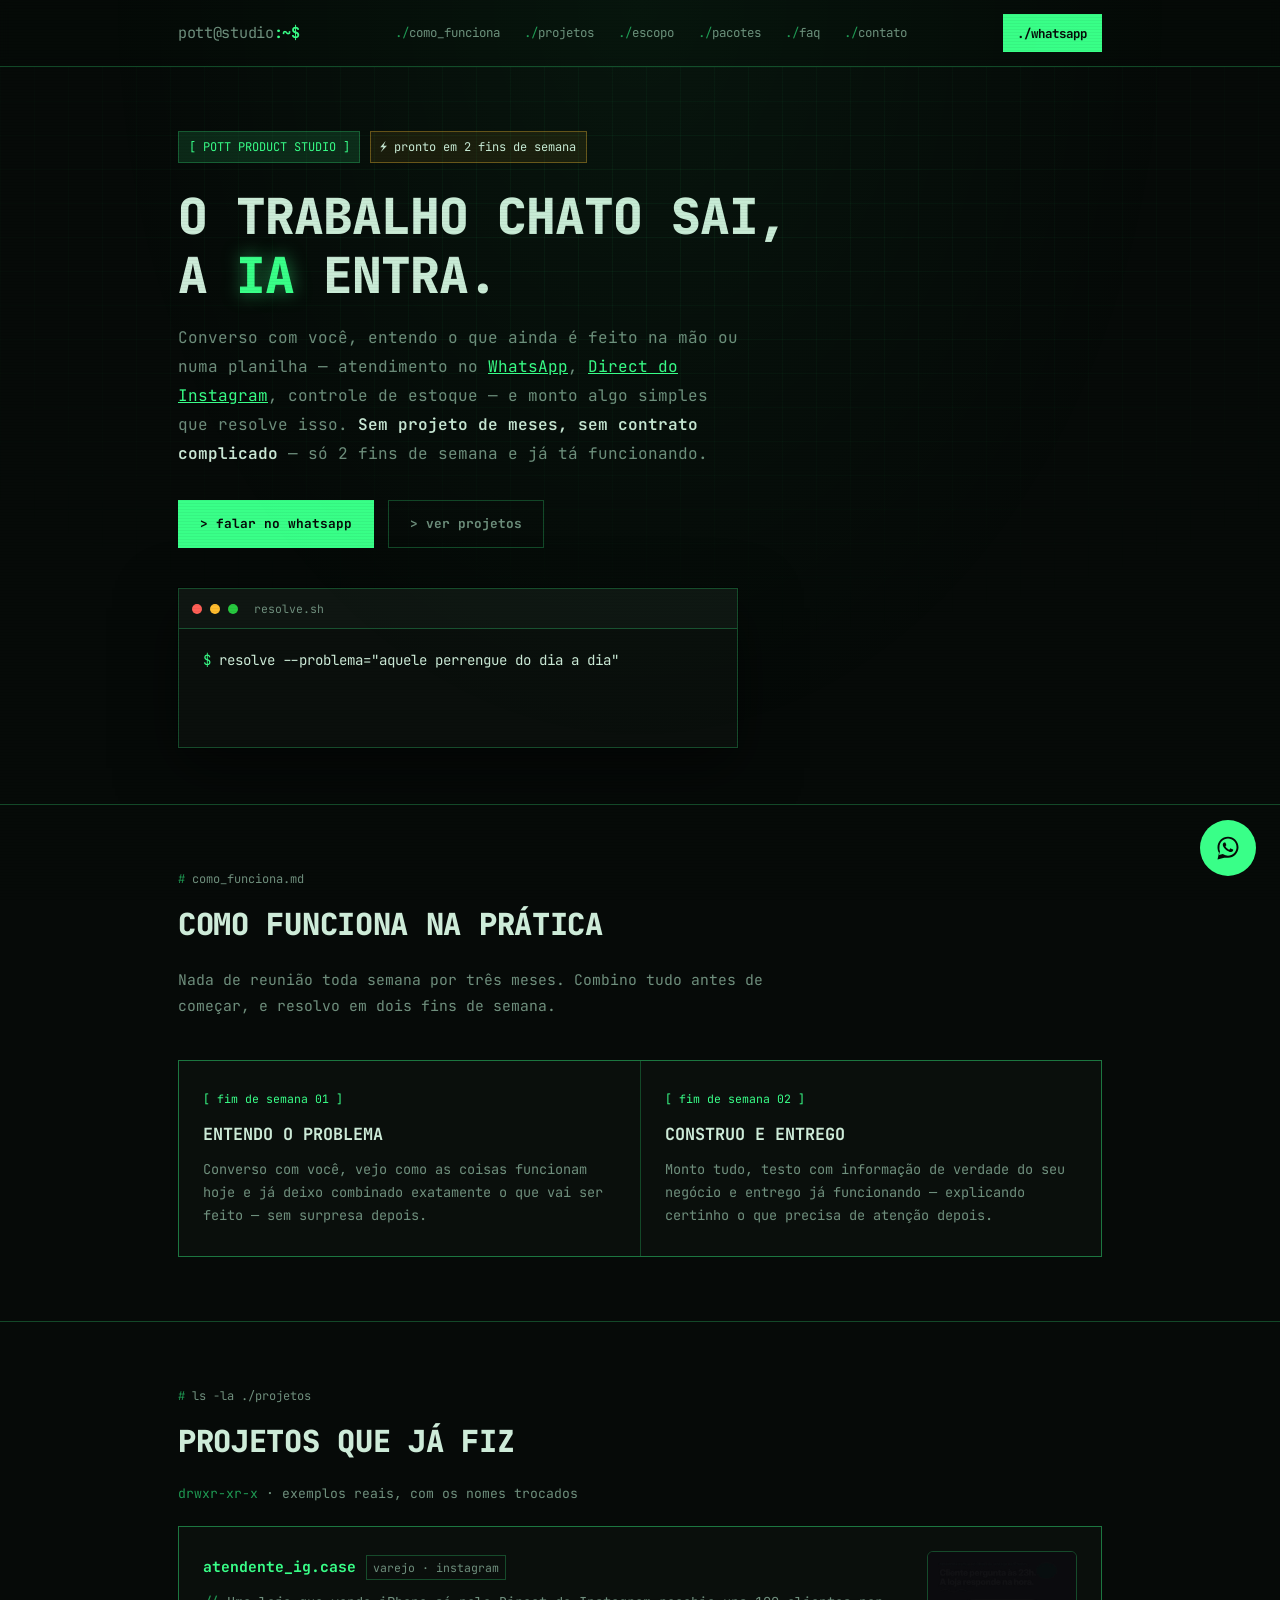
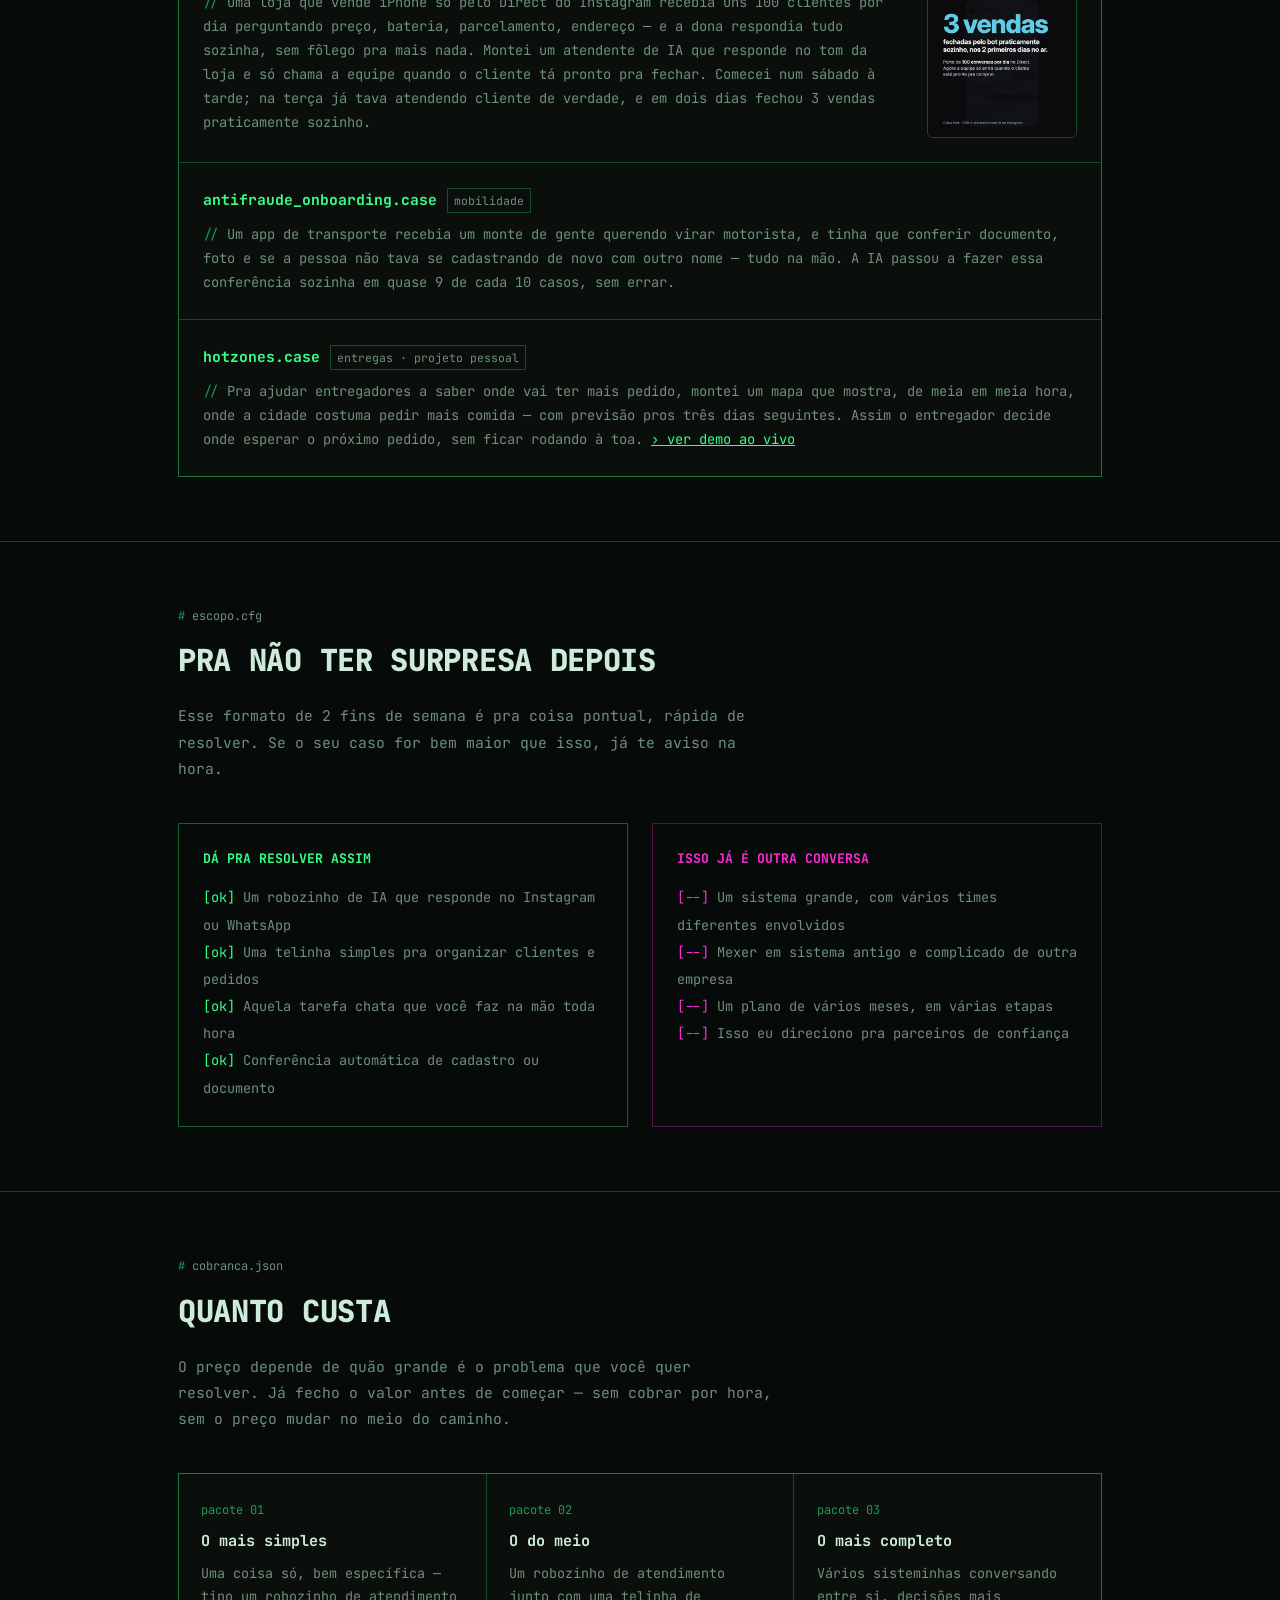
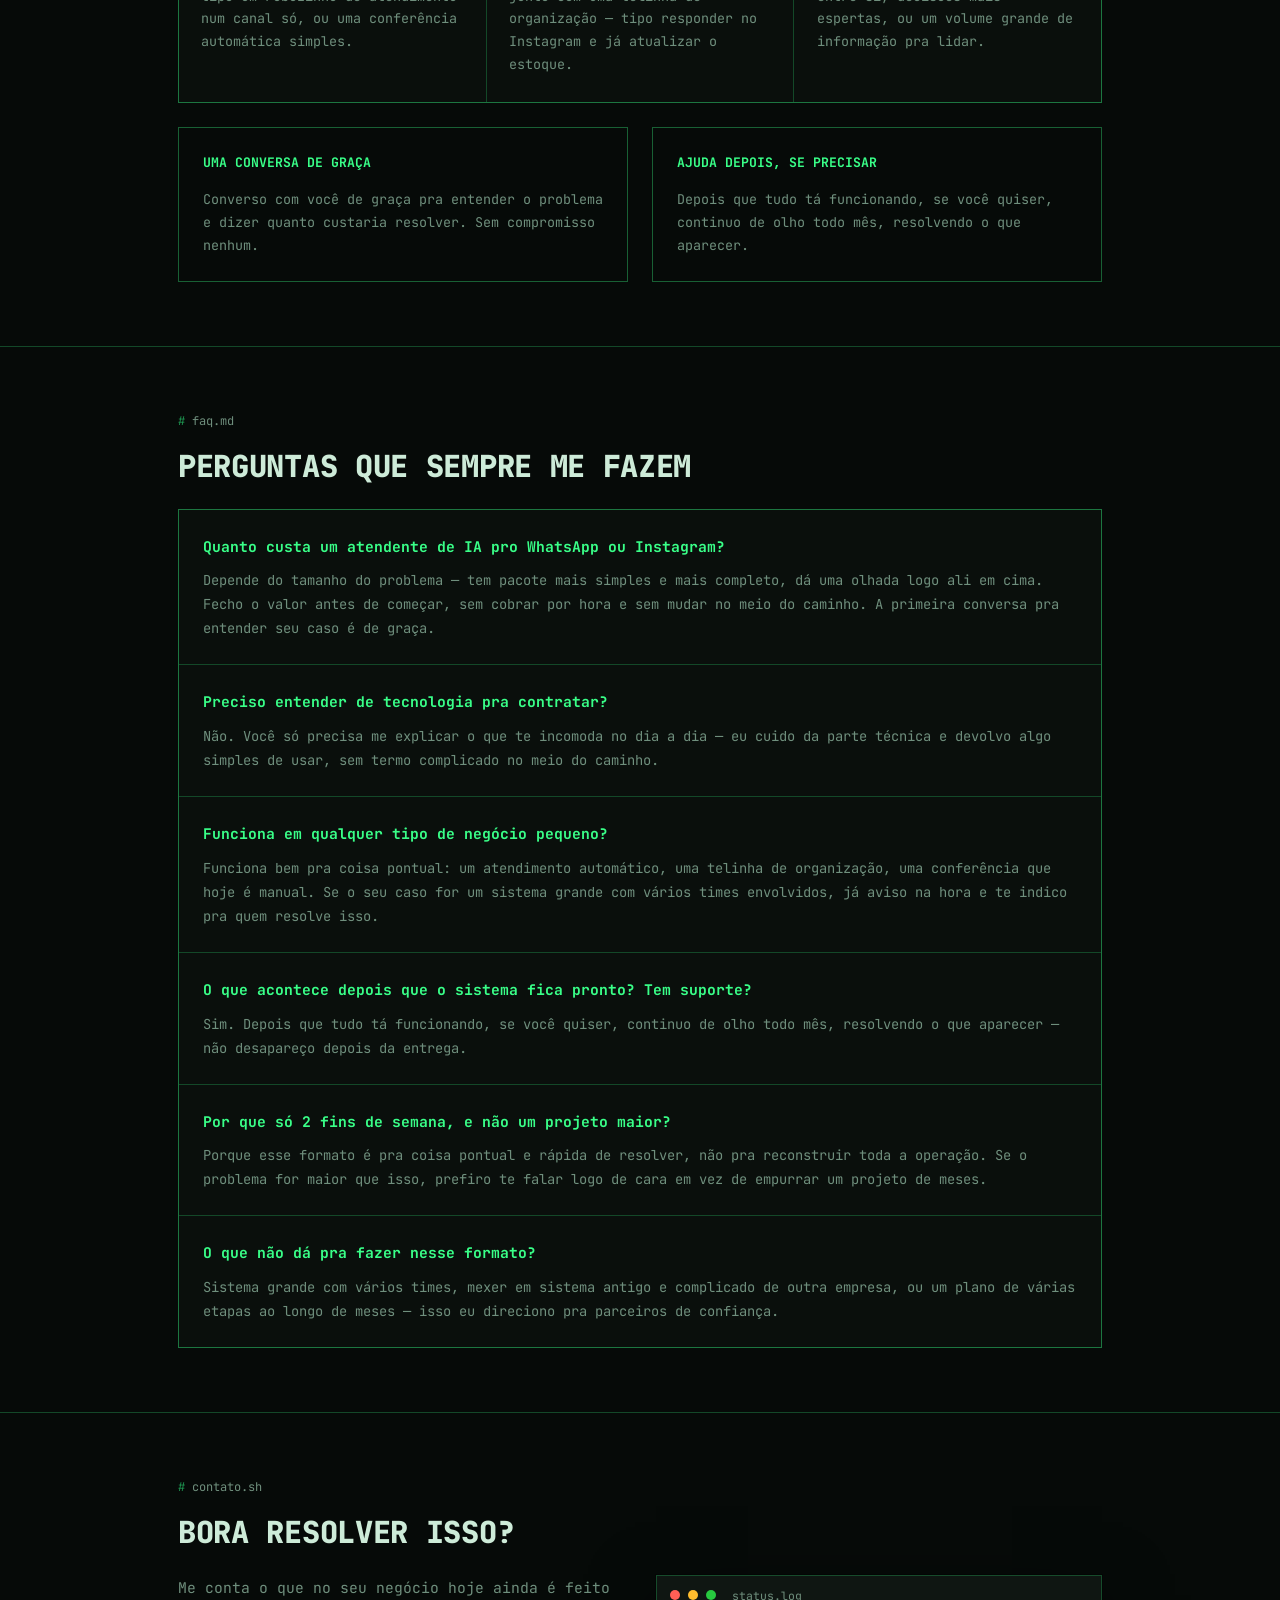
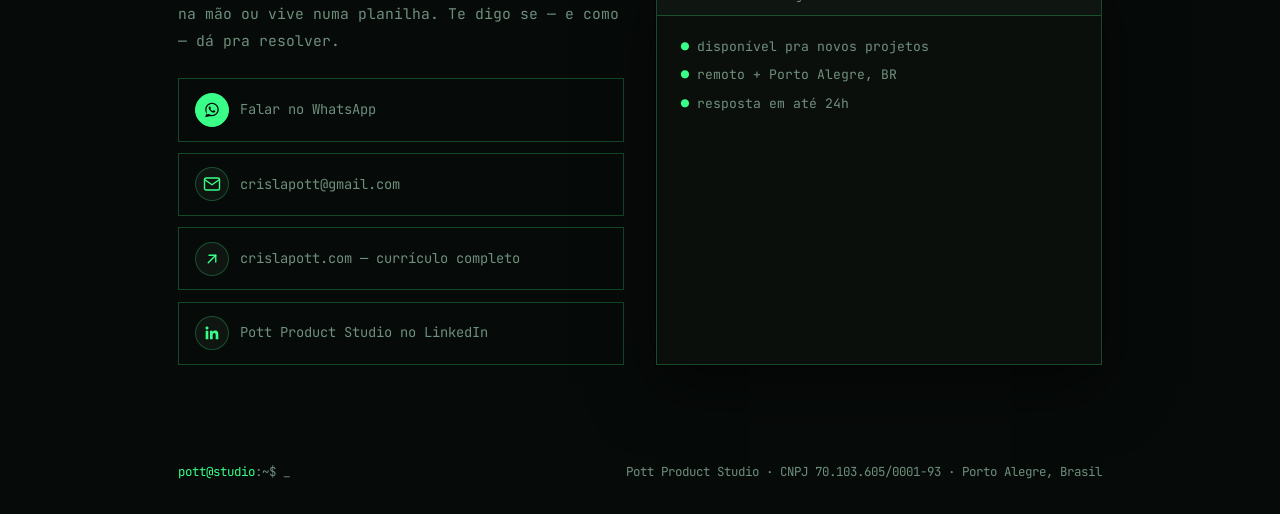
<file: index.html>
<!DOCTYPE html>
<html lang="pt-BR">
<head>
<script async src="https://www.googletagmanager.com/gtm.js?id=GTM-NX734D6P"></script>
<script>
  window.dataLayer = window.dataLayer || [];
  function gtag(){dataLayer.push(arguments);}
  gtag('js', new Date());
</script>
<meta charset="UTF-8"/>
<meta name="viewport" content="width=device-width, initial-scale=1.0"/>
<title>Pott Product Studio — atendente de IA pro WhatsApp e Instagram</title>
<meta name="description" content="Atendente de IA pro WhatsApp e Instagram, sistemas simples pra organizar sua empresa — montado em até 2 fins de semana. Porto Alegre e remoto."/>
<link rel="canonical" href="https://studio.crislapott.com/"/>
<meta property="og:title" content="Pott Product Studio — atendente de IA e automação pra pequenos negócios"/>
<meta property="og:description" content="Atendimento automático no WhatsApp e Instagram, sistemas simples pra organizar sua empresa — em 2 fins de semana, sem projeto de meses."/>
<meta property="og:type" content="website"/>
<meta property="og:url" content="https://studio.crislapott.com/"/>
<meta property="og:image" content="https://studio.crislapott.com/pott-logo.jpg"/>
<meta name="twitter:card" content="summary_large_image"/>
<meta name="twitter:title" content="Pott Product Studio — atendente de IA e automação pra pequenos negócios"/>
<meta name="twitter:description" content="Atendimento automático no WhatsApp e Instagram, sistemas simples pra organizar sua empresa — em 2 fins de semana, sem projeto de meses."/>
<meta name="twitter:image" content="https://studio.crislapott.com/pott-logo.jpg"/>
<meta name="theme-color" content="#060a08"/>
<link rel="icon" type="image/png" sizes="32x32" href="favicon-32x32.png"/>
<link rel="icon" type="image/png" sizes="16x16" href="favicon-16x16.png"/>
<link rel="apple-touch-icon" sizes="180x180" href="apple-touch-icon.jpg"/>
<link rel="preconnect" href="https://fonts.googleapis.com"/>
<link rel="preconnect" href="https://fonts.gstatic.com" crossorigin/>
<link href="https://fonts.googleapis.com/css2?family=JetBrains+Mono:ital,wght@0,400;0,500;0,600;0,700;0,800;1,400&display=swap" rel="stylesheet"/>
<script type="application/ld+json">
{
  "@context": "https://schema.org",
  "@type": "LocalBusiness",
  "name": "Pott Product Studio",
  "description": "Atendente de IA pro WhatsApp e Instagram, sistemas simples e automação pra pequenos negócios — em 2 fins de semana.",
  "url": "https://studio.crislapott.com/",
  "email": "crislapott@gmail.com",
  "telephone": "+5553997110168",
  "image": "https://studio.crislapott.com/pott-logo.jpg",
  "sameAs": [
    "https://www.linkedin.com/company/pott-product-studio"
  ],
  "address": { "@type": "PostalAddress", "addressLocality": "Porto Alegre", "addressRegion": "RS", "addressCountry": "BR" },
  "areaServed": "Porto Alegre, RS",
  "priceRange": "$$"
}
</script>
<script type="application/ld+json">
{
  "@context": "https://schema.org",
  "@type": "FAQPage",
  "mainEntity": [
    {
      "@type": "Question",
      "name": "Quanto custa um atendente de IA pro WhatsApp ou Instagram?",
      "acceptedAnswer": { "@type": "Answer", "text": "Depende do tamanho do problema — tem pacote mais simples e mais completo. Fecho o valor antes de começar, sem cobrar por hora e sem mudar no meio do caminho. A primeira conversa pra entender seu caso é de graça." }
    },
    {
      "@type": "Question",
      "name": "Preciso entender de tecnologia pra contratar?",
      "acceptedAnswer": { "@type": "Answer", "text": "Não. Você só precisa me explicar o que te incomoda no dia a dia — eu cuido da parte técnica e devolvo algo simples de usar, sem termo complicado no meio do caminho." }
    },
    {
      "@type": "Question",
      "name": "Funciona em qualquer tipo de negócio pequeno?",
      "acceptedAnswer": { "@type": "Answer", "text": "Funciona bem pra coisa pontual: um atendimento automático, uma telinha de organização, uma conferência que hoje é manual. Se o caso for um sistema grande com vários times envolvidos, já aviso na hora e indico pra quem resolve isso." }
    },
    {
      "@type": "Question",
      "name": "O que acontece depois que o sistema fica pronto? Tem suporte?",
      "acceptedAnswer": { "@type": "Answer", "text": "Sim. Depois que tudo tá funcionando, se você quiser, continuo de olho todo mês, resolvendo o que aparecer — não desapareço depois da entrega." }
    },
    {
      "@type": "Question",
      "name": "Por que só 2 fins de semana, e não um projeto maior?",
      "acceptedAnswer": { "@type": "Answer", "text": "Porque esse formato é pra coisa pontual e rápida de resolver, não pra reconstruir toda a operação. Se o problema for maior que isso, prefiro falar logo de cara em vez de empurrar um projeto de meses." }
    },
    {
      "@type": "Question",
      "name": "O que não dá pra fazer nesse formato?",
      "acceptedAnswer": { "@type": "Answer", "text": "Sistema grande com vários times, mexer em sistema antigo e complicado de outra empresa, ou um plano de várias etapas ao longo de meses — isso é direcionado pra parceiros de confiança." }
    }
  ]
}
</script>
<link rel="stylesheet" href="style.css"/>
</head>
<body>

<nav>
  <div class="nav-inner">
    <a class="nav-name" href="#"><span class="path">pott@studio</span>:~$</a>
    <ul class="nav-links">
      <li><a href="#como-funciona">como_funciona</a></li>
      <li><a href="#projetos">projetos</a></li>
      <li><a href="#escopo">escopo</a></li>
      <li><a href="#cobramos">pacotes</a></li>
      <li><a href="#faq">faq</a></li>
      <li><a href="#contato">contato</a></li>
    </ul>
    <a class="nav-cta" href="https://wa.me/5553997110168" target="_blank" rel="noopener">./whatsapp</a>
  </div>
</nav>

<section class="hero">
  <div class="container hero-inner">
    <div class="hero-tags">
      <span class="hero-tag">[ POTT PRODUCT STUDIO ]</span>
      <span class="hero-tag time">⚡ pronto em 2 fins de semana</span>
    </div>
    <h1 class="hero-title">O trabalho chato sai,<br/>a <span class="hl">IA</span> entra.</h1>
    <p class="hero-sub">Converso com você, entendo o que ainda é feito na mão ou numa planilha — atendimento no <a href="/atendente-whatsapp/" style="color:var(--green);">WhatsApp</a>, <a href="/atendente-instagram/" style="color:var(--green);">Direct do Instagram</a>, controle de estoque — e monto algo simples que resolve isso. <strong>Sem projeto de meses, sem contrato complicado</strong> — só 2 fins de semana e já tá funcionando.</p>
    <div class="hero-cta">
      <a class="btn btn-primary" href="https://wa.me/5553997110168" target="_blank" rel="noopener">&gt; falar no whatsapp</a>
      <a class="btn btn-ghost" href="#projetos">&gt; ver projetos</a>
    </div>
    <div class="term hero-term">
      <div class="term-bar">
        <span class="term-dot r"></span><span class="term-dot y"></span><span class="term-dot g"></span>
        <span class="term-title">resolve.sh</span>
      </div>
      <div class="term-body" id="typeTarget"></div>
    </div>
  </div>
</section>

<section class="section" id="como-funciona">
  <div class="container">
    <div class="sec-tag">como_funciona.md</div>
    <h2 class="sec-title">Como funciona na prática</h2>
    <p class="sec-intro">Nada de reunião toda semana por três meses. Combino tudo antes de começar, e resolvo em dois fins de semana.</p>
    <div class="steps">
      <div class="step">
        <div class="step-tag">[ fim de semana 01 ]</div>
        <div class="step-title">Entendo o problema</div>
        <p class="step-text">Converso com você, vejo como as coisas funcionam hoje e já deixo combinado exatamente o que vai ser feito — sem surpresa depois.</p>
      </div>
      <div class="step">
        <div class="step-tag">[ fim de semana 02 ]</div>
        <div class="step-title">Construo e entrego</div>
        <p class="step-text">Monto tudo, testo com informação de verdade do seu negócio e entrego já funcionando — explicando certinho o que precisa de atenção depois.</p>
      </div>
    </div>
  </div>
</section>

<section class="section" id="projetos">
  <div class="container">
    <div class="sec-tag">ls -la ./projetos</div>
    <h2 class="sec-title">Projetos que já fiz</h2>
    <p class="ls-line"><span class="perm">drwxr-xr-x</span> · exemplos reais, com os nomes trocados</p>
    <div class="cases">
      <div class="case has-media">
        <div class="case-body">
          <div class="case-head"><span class="case-file">atendente_ig.case</span><span class="case-tag">varejo · instagram</span></div>
          <p class="case-text"><span class="cm">//</span> Uma loja que vende iPhone só pelo Direct do Instagram recebia uns 100 clientes por dia perguntando preço, bateria, parcelamento, endereço — e a dona respondia tudo sozinha, sem fôlego pra mais nada. Montei um atendente de IA que responde no tom da loja e só chama a equipe quando o cliente tá pronto pra fechar. Comecei num sábado à tarde; na terça já tava atendendo cliente de verdade, e em dois dias fechou 3 vendas praticamente sozinho.</p>
        </div>
        <div class="case-media">
          <video autoplay loop muted playsinline preload="metadata" poster="atendente-ig-demo-poster.jpg">
            <source src="atendente-ig-demo.mp4" type="video/mp4">
          </video>
        </div>
      </div>
      <div class="case">
        <div class="case-head"><span class="case-file">antifraude_onboarding.case</span><span class="case-tag">mobilidade</span></div>
        <p class="case-text"><span class="cm">//</span> Um app de transporte recebia um monte de gente querendo virar motorista, e tinha que conferir documento, foto e se a pessoa não tava se cadastrando de novo com outro nome — tudo na mão. A IA passou a fazer essa conferência sozinha em quase 9 de cada 10 casos, sem errar.</p>
      </div>
      <div class="case">
        <div class="case-head"><span class="case-file">hotzones.case</span><span class="case-tag">entregas · projeto pessoal</span></div>
        <p class="case-text"><span class="cm">//</span> Pra ajudar entregadores a saber onde vai ter mais pedido, montei um mapa que mostra, de meia em meia hora, onde a cidade costuma pedir mais comida — com previsão pros três dias seguintes. Assim o entregador decide onde esperar o próximo pedido, sem ficar rodando à toa. <a href="https://crislamp.github.io/hotzones-bogota/" target="_blank" rel="noopener" style="color:var(--green);">› ver demo ao vivo</a></p>
      </div>
    </div>
  </div>
</section>

<section class="section" id="escopo">
  <div class="container">
    <div class="sec-tag">escopo.cfg</div>
    <h2 class="sec-title">Pra não ter surpresa depois</h2>
    <p class="sec-intro">Esse formato de 2 fins de semana é pra coisa pontual, rápida de resolver. Se o seu caso for bem maior que isso, já te aviso na hora.</p>
    <div class="scope-grid">
      <div class="scope-box yes">
        <div class="scope-head">dá pra resolver assim</div>
        <ul class="scope-list">
          <li>Um robozinho de IA que responde no Instagram ou WhatsApp</li>
          <li>Uma telinha simples pra organizar clientes e pedidos</li>
          <li>Aquela tarefa chata que você faz na mão toda hora</li>
          <li>Conferência automática de cadastro ou documento</li>
        </ul>
      </div>
      <div class="scope-box no">
        <div class="scope-head">isso já é outra conversa</div>
        <ul class="scope-list">
          <li>Um sistema grande, com vários times diferentes envolvidos</li>
          <li>Mexer em sistema antigo e complicado de outra empresa</li>
          <li>Um plano de vários meses, em várias etapas</li>
          <li>Isso eu direciono pra parceiros de confiança</li>
        </ul>
      </div>
    </div>
  </div>
</section>

<section class="section" id="cobramos">
  <div class="container">
    <div class="sec-tag">cobranca.json</div>
    <h2 class="sec-title">Quanto custa</h2>
    <p class="sec-intro">O preço depende de quão grande é o problema que você quer resolver. Já fecho o valor antes de começar — sem cobrar por hora, sem o preço mudar no meio do caminho.</p>
    <div class="price-grid">
      <div class="price-item">
        <div class="price-num">pacote 01</div>
        <div class="price-title">O mais simples</div>
        <p class="price-text">Uma coisa só, bem específica — tipo um robozinho de atendimento num canal só, ou uma conferência automática simples.</p>
      </div>
      <div class="price-item">
        <div class="price-num">pacote 02</div>
        <div class="price-title">O do meio</div>
        <p class="price-text">Um robozinho de atendimento junto com uma telinha de organização — tipo responder no Instagram e já atualizar o estoque.</p>
      </div>
      <div class="price-item">
        <div class="price-num">pacote 03</div>
        <div class="price-title">O mais completo</div>
        <p class="price-text">Vários sisteminhas conversando entre si, decisões mais espertas, ou um volume grande de informação pra lidar.</p>
      </div>
    </div>
    <div class="scope-grid" style="margin-top:1.5rem;">
      <div class="scope-box yes">
        <div class="scope-head">uma conversa de graça</div>
        <p class="price-text">Converso com você de graça pra entender o problema e dizer quanto custaria resolver. Sem compromisso nenhum.</p>
      </div>
      <div class="scope-box yes">
        <div class="scope-head">ajuda depois, se precisar</div>
        <p class="price-text">Depois que tudo tá funcionando, se você quiser, continuo de olho todo mês, resolvendo o que aparecer.</p>
      </div>
    </div>
  </div>
</section>

<section class="section" id="faq">
  <div class="container">
    <div class="sec-tag">faq.md</div>
    <h2 class="sec-title">Perguntas que sempre me fazem</h2>
    <div class="cases">
      <div class="case">
        <h3 class="faq-q">Quanto custa um atendente de IA pro WhatsApp ou Instagram?</h3>
        <p class="faq-a">Depende do tamanho do problema — tem pacote mais simples e mais completo, dá uma olhada logo ali em cima. Fecho o valor antes de começar, sem cobrar por hora e sem mudar no meio do caminho. A primeira conversa pra entender seu caso é de graça.</p>
      </div>
      <div class="case">
        <h3 class="faq-q">Preciso entender de tecnologia pra contratar?</h3>
        <p class="faq-a">Não. Você só precisa me explicar o que te incomoda no dia a dia — eu cuido da parte técnica e devolvo algo simples de usar, sem termo complicado no meio do caminho.</p>
      </div>
      <div class="case">
        <h3 class="faq-q">Funciona em qualquer tipo de negócio pequeno?</h3>
        <p class="faq-a">Funciona bem pra coisa pontual: um atendimento automático, uma telinha de organização, uma conferência que hoje é manual. Se o seu caso for um sistema grande com vários times envolvidos, já aviso na hora e te indico pra quem resolve isso.</p>
      </div>
      <div class="case">
        <h3 class="faq-q">O que acontece depois que o sistema fica pronto? Tem suporte?</h3>
        <p class="faq-a">Sim. Depois que tudo tá funcionando, se você quiser, continuo de olho todo mês, resolvendo o que aparecer — não desapareço depois da entrega.</p>
      </div>
      <div class="case">
        <h3 class="faq-q">Por que só 2 fins de semana, e não um projeto maior?</h3>
        <p class="faq-a">Porque esse formato é pra coisa pontual e rápida de resolver, não pra reconstruir toda a operação. Se o problema for maior que isso, prefiro te falar logo de cara em vez de empurrar um projeto de meses.</p>
      </div>
      <div class="case">
        <h3 class="faq-q">O que não dá pra fazer nesse formato?</h3>
        <p class="faq-a">Sistema grande com vários times, mexer em sistema antigo e complicado de outra empresa, ou um plano de várias etapas ao longo de meses — isso eu direciono pra parceiros de confiança.</p>
      </div>
    </div>
  </div>
</section>

<section class="contact-section" id="contato">
  <div class="container">
    <div class="sec-tag">contato.sh</div>
    <h2 class="sec-title">Bora resolver isso?</h2>
    <div class="contact-grid">
      <div>
        <p class="sec-intro" style="margin-bottom:0;">Me conta o que no seu negócio hoje ainda é feito na mão ou vive numa planilha. Te digo se — e como — dá pra resolver.</p>
        <div class="contact-links">
          <a class="contact-link wa" href="https://wa.me/5553997110168" target="_blank" rel="noopener">
            <span class="contact-icon">
              <svg viewBox="0 0 32 32" fill="currentColor" xmlns="http://www.w3.org/2000/svg"><path d="M16.001 3C9.373 3 4 8.373 4 15c0 2.386.63 4.62 1.724 6.553L4 29l7.613-1.999A11.94 11.94 0 0 0 16.001 27C22.628 27 28 21.627 28 15S22.628 3 16.001 3zm0 21.75c-1.995 0-3.85-.58-5.42-1.578l-.389-.237-4.52 1.187 1.208-4.405-.254-.406A9.72 9.72 0 0 1 6.25 15c0-5.376 4.375-9.75 9.751-9.75S25.75 9.624 25.75 15 21.377 24.75 16.001 24.75zm5.361-7.297c-.293-.147-1.735-.857-2.004-.955-.269-.098-.465-.147-.661.147-.195.293-.758.955-.929 1.151-.171.196-.343.22-.636.073-.293-.147-1.236-.456-2.355-1.455-.871-.777-1.459-1.737-1.63-2.03-.171-.293-.018-.451.129-.597.133-.132.293-.343.44-.514.147-.171.196-.293.293-.489.098-.196.049-.367-.024-.514-.073-.147-.661-1.594-.906-2.183-.238-.573-.481-.496-.661-.505l-.563-.01c-.196 0-.514.073-.783.367-.269.293-1.027 1.004-1.027 2.45s1.051 2.842 1.197 3.038c.147.196 2.069 3.159 5.012 4.43.7.302 1.246.482 1.672.617.703.224 1.343.192 1.849.117.564-.084 1.735-.709 1.98-1.393.244-.684.244-1.27.171-1.393-.073-.122-.269-.196-.562-.343z"/></svg>
            </span>
            Falar no WhatsApp
          </a>
          <a class="contact-link" href="mailto:crislapott@gmail.com">
            <span class="contact-icon">
              <svg viewBox="0 0 24 24" fill="none" stroke="currentColor" stroke-width="1.8" stroke-linecap="round" stroke-linejoin="round"><rect x="2" y="4" width="20" height="16" rx="2"/><path d="m22 6-10 7L2 6"/></svg>
            </span>
            crislapott@gmail.com
          </a>
          <a class="contact-link" href="https://crislapott.com" target="_blank" rel="noopener">
            <span class="contact-icon">
              <svg viewBox="0 0 24 24" fill="none" stroke="currentColor" stroke-width="1.8" stroke-linecap="round" stroke-linejoin="round"><path d="M7 17 17 7"/><path d="M8 7h9v9"/></svg>
            </span>
            crislapott.com — currículo completo
          </a>
          <a class="contact-link" href="https://www.linkedin.com/company/pott-product-studio" target="_blank" rel="noopener">
            <span class="contact-icon">
              <svg viewBox="0 0 24 24" fill="currentColor" xmlns="http://www.w3.org/2000/svg"><path d="M20.447 20.452h-3.554v-5.569c0-1.328-.027-3.037-1.852-3.037-1.853 0-2.136 1.445-2.136 2.939v5.667H9.351V9h3.414v1.561h.046c.477-.9 1.637-1.85 3.37-1.85 3.601 0 4.267 2.37 4.267 5.455v6.286zM5.337 7.433c-1.144 0-2.063-.926-2.063-2.065 0-1.138.92-2.063 2.063-2.063 1.14 0 2.064.925 2.064 2.063 0 1.139-.925 2.065-2.064 2.065zm1.782 13.019H3.555V9h3.564v11.452z"/></svg>
            </span>
            Pott Product Studio no LinkedIn
          </a>
        </div>
      </div>
      <div class="term avail-term">
        <div class="term-bar">
          <span class="term-dot r"></span><span class="term-dot y"></span><span class="term-dot g"></span>
          <span class="term-title">status.log</span>
        </div>
        <div class="term-body">
          <div class="avail-item"><span class="dot">●</span> disponível pra novos projetos</div>
          <div class="avail-item"><span class="dot">●</span> remoto + Porto Alegre, BR</div>
          <div class="avail-item"><span class="dot">●</span> resposta em até 24h</div>
        </div>
      </div>
    </div>
  </div>
</section>

<footer>
  <div class="footer-inner">
    <span><span class="green">pott@studio</span>:~$ <span class="blink">_</span></span>
    <span>Pott Product Studio · CNPJ 70.103.605/0001-93 · Porto Alegre, Brasil</span>
  </div>
</footer>

<script>
(function typewriter() {
  var el = document.getElementById('typeTarget');
  if (!el) return;
  var reduceMotion = window.matchMedia('(prefers-reduced-motion: reduce)').matches;
  var lines = [
    { p: '$ ', t: 'resolve --problema="aquele perrengue do dia a dia"', cls: 'term-prompt' },
    { p: '', t: '> entendendo como você trabalha hoje...', cls: 'term-out' },
    { p: '', t: '> montando o plano...', cls: 'term-out' },
    { p: '', t: '> prontinho, bora construir.', cls: 'term-out' },
    { p: '$ ', t: 'echo "chega pronto em 2 fins de semana"', cls: 'term-prompt' }
  ];

  if (reduceMotion) {
    el.innerHTML = lines.map(function (l) {
      return '<div class="term-line"><span class="' + l.cls + '">' + l.p + '</span>' + l.t + '</div>';
    }).join('');
    return;
  }

  var li = 0, ci = 0;
  function tick() {
    if (li >= lines.length) {
      el.innerHTML += '<span class="blink">_</span>';
      return;
    }
    var line = lines[li];
    var current = el.querySelector('#l' + li);
    if (!current) {
      el.innerHTML += '<div class="term-line" id="l' + li + '"><span class="' + line.cls + '">' + line.p + '</span><span id="c' + li + '"></span></div>';
      current = document.getElementById('c' + li);
    } else {
      current = document.getElementById('c' + li);
    }
    if (ci <= line.t.length) {
      current.textContent = line.t.slice(0, ci);
      ci++;
      setTimeout(tick, 18 + Math.random() * 22);
    } else {
      li++; ci = 0;
      setTimeout(tick, 280);
    }
  }
  tick();
})();
</script>

<a class="wa-float" href="https://wa.me/5553997110168" target="_blank" rel="noopener" aria-label="Falar no WhatsApp">
  <svg viewBox="0 0 32 32" fill="currentColor" xmlns="http://www.w3.org/2000/svg">
    <path d="M16.001 3C9.373 3 4 8.373 4 15c0 2.386.63 4.62 1.724 6.553L4 29l7.613-1.999A11.94 11.94 0 0 0 16.001 27C22.628 27 28 21.627 28 15S22.628 3 16.001 3zm0 21.75c-1.995 0-3.85-.58-5.42-1.578l-.389-.237-4.52 1.187 1.208-4.405-.254-.406A9.72 9.72 0 0 1 6.25 15c0-5.376 4.375-9.75 9.751-9.75S25.75 9.624 25.75 15 21.377 24.75 16.001 24.75zm5.361-7.297c-.293-.147-1.735-.857-2.004-.955-.269-.098-.465-.147-.661.147-.195.293-.758.955-.929 1.151-.171.196-.343.22-.636.073-.293-.147-1.236-.456-2.355-1.455-.871-.777-1.459-1.737-1.63-2.03-.171-.293-.018-.451.129-.597.133-.132.293-.343.44-.514.147-.171.196-.293.293-.489.098-.196.049-.367-.024-.514-.073-.147-.661-1.594-.906-2.183-.238-.573-.481-.496-.661-.505l-.563-.01c-.196 0-.514.073-.783.367-.269.293-1.027 1.004-1.027 2.45s1.051 2.842 1.197 3.038c.147.196 2.069 3.159 5.012 4.43.7.302 1.246.482 1.672.617.703.224 1.343.192 1.849.117.564-.084 1.735-.709 1.98-1.393.244-.684.244-1.27.171-1.393-.073-.122-.269-.196-.562-.343z"/>
  </svg>
</a>
</body>
</html>
</file>
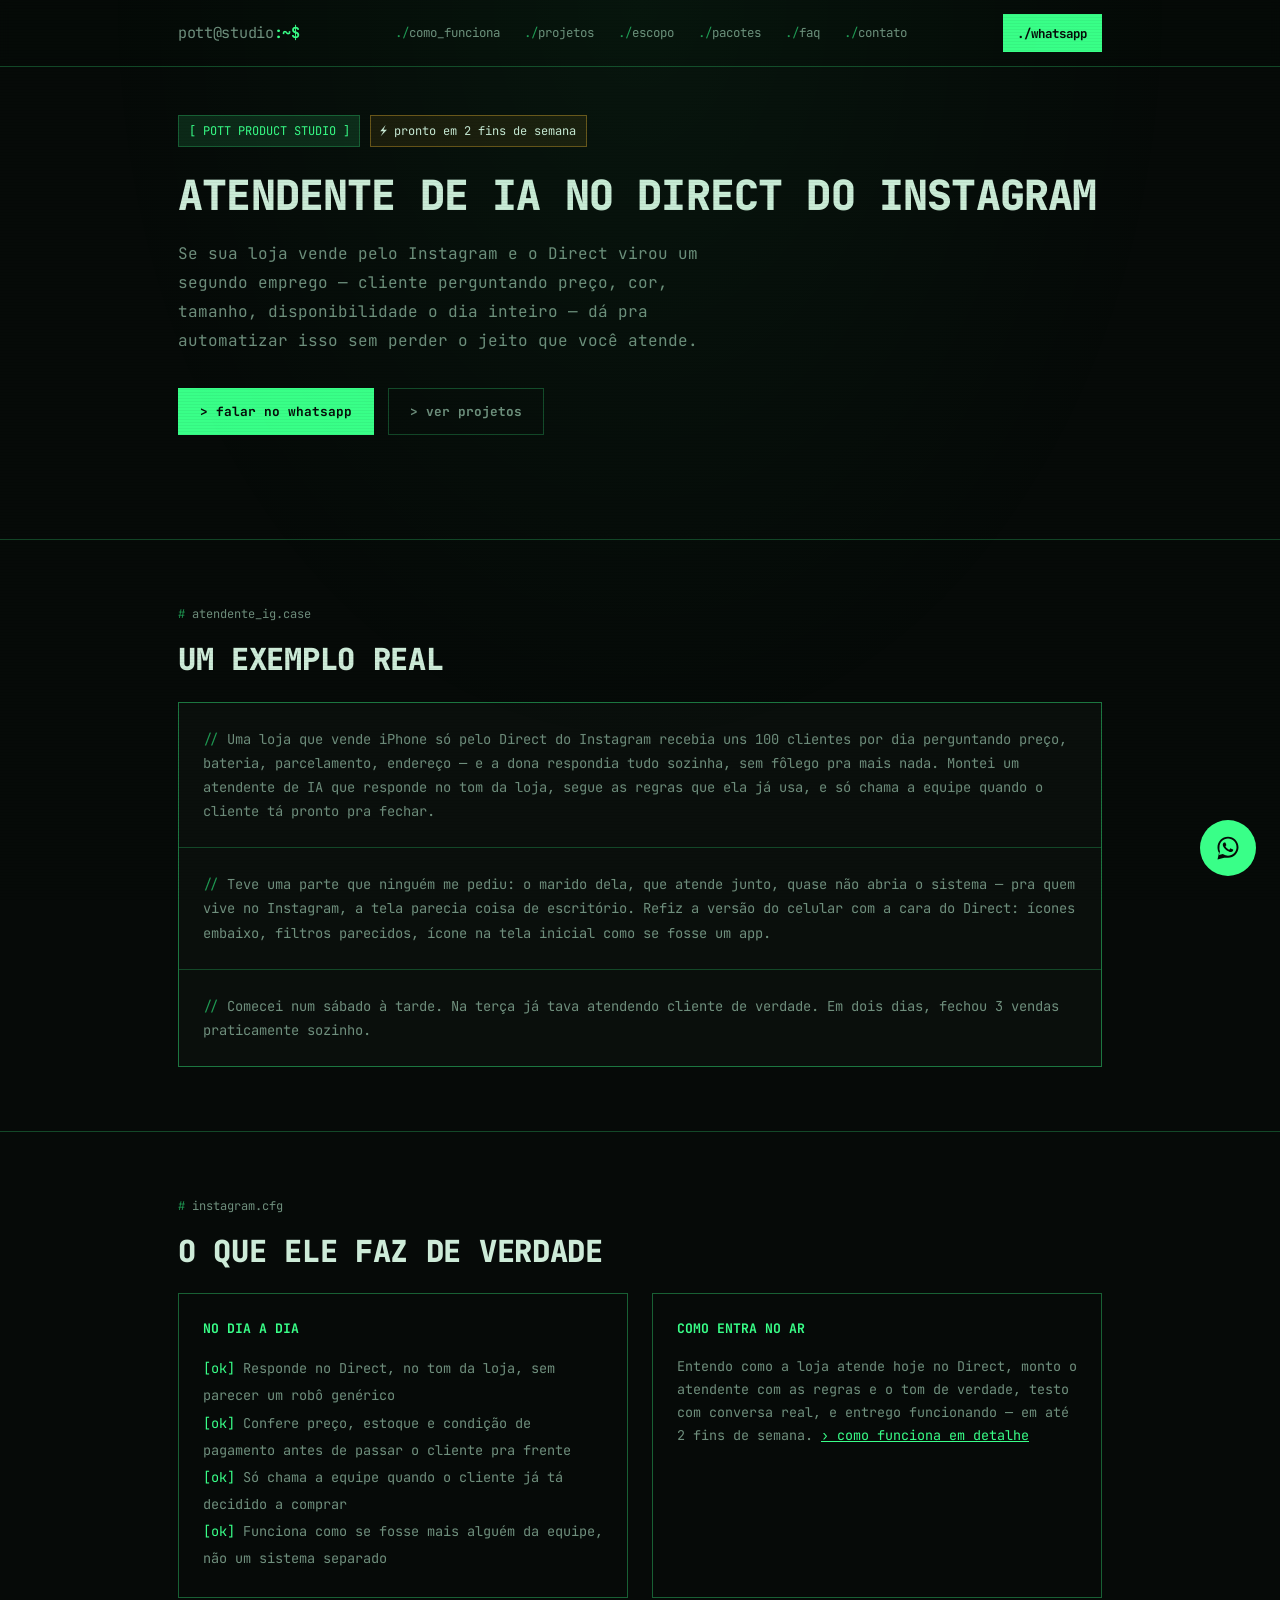
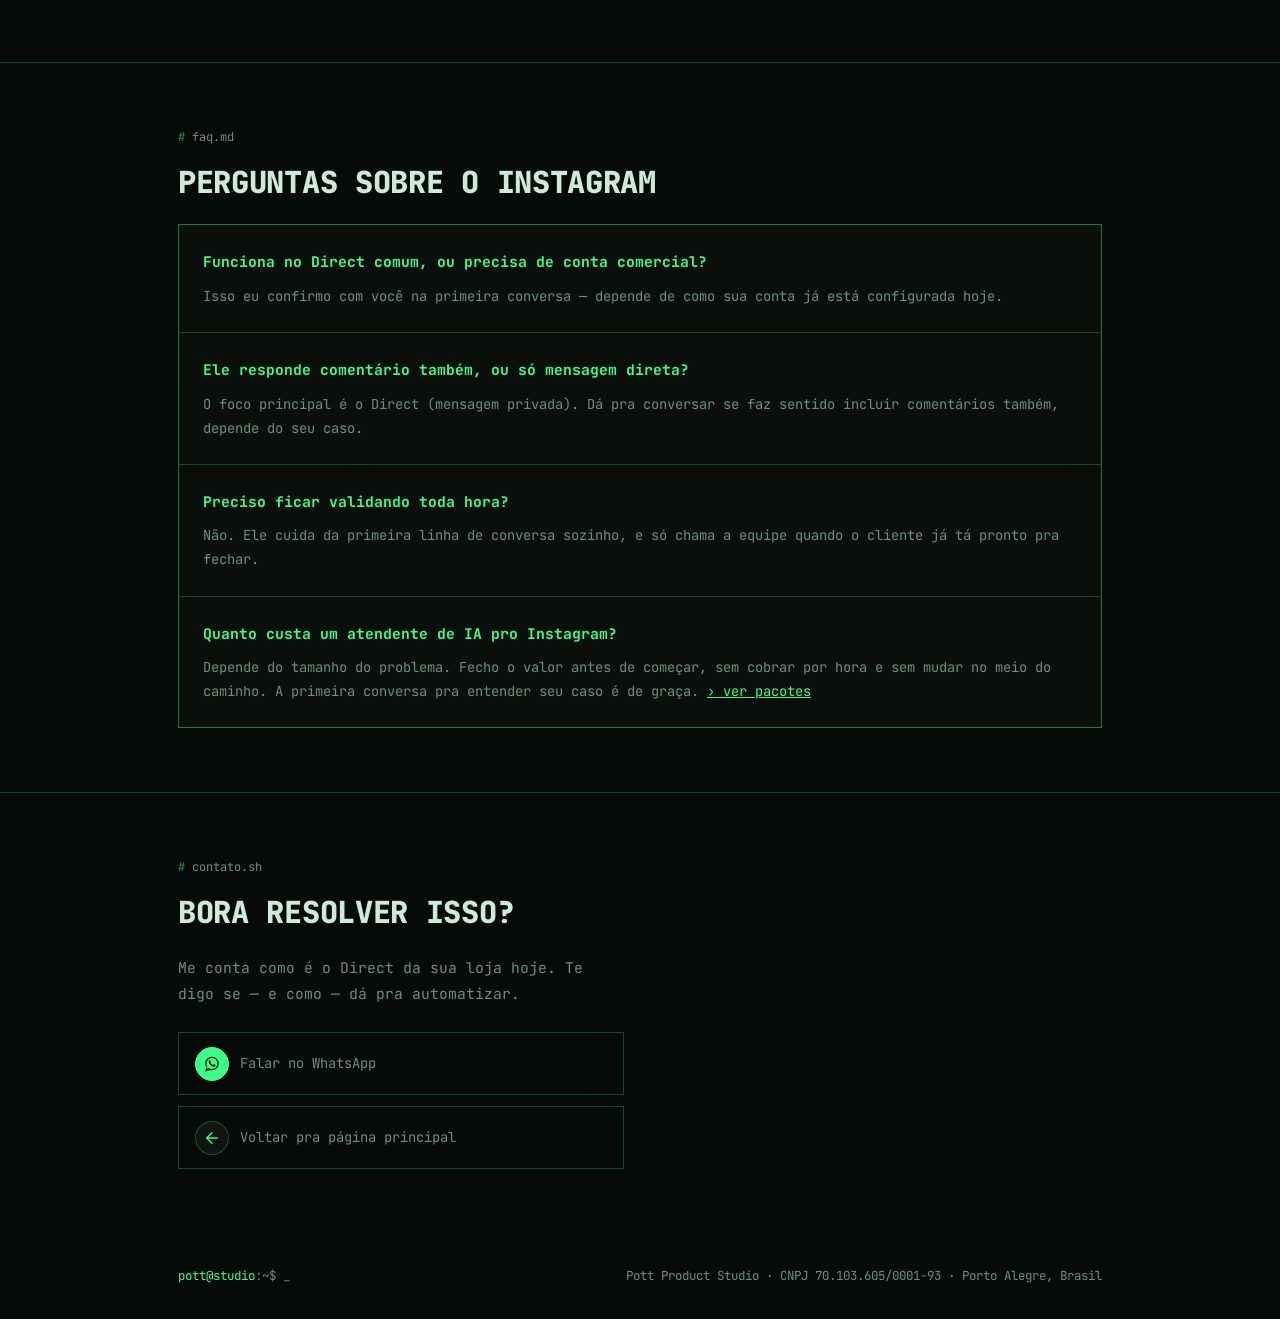
<file: atendente-instagram/index.html>
<!DOCTYPE html>
<html lang="pt-BR">
<head>
<script async src="https://www.googletagmanager.com/gtm.js?id=GTM-NX734D6P"></script>
<script>
  window.dataLayer = window.dataLayer || [];
  function gtag(){dataLayer.push(arguments);}
  gtag('js', new Date());
</script>
<meta charset="UTF-8"/>
<meta name="viewport" content="width=device-width, initial-scale=1.0"/>
<title>Atendente de IA no Instagram Direct — Pott Studio</title>
<meta name="description" content="Um atendente de IA que responde no Direct do Instagram, no tom da sua loja, e só chama a equipe quando o cliente tá pronto pra fechar. Já testado numa loja real."/>
<link rel="canonical" href="https://studio.crislapott.com/atendente-instagram/"/>
<meta property="og:title" content="Atendente de IA no Instagram Direct — Pott Studio"/>
<meta property="og:description" content="Responde no Direct do Instagram, no tom da sua loja, e só chama a equipe quando o cliente tá pronto pra fechar. Já testado numa loja real."/>
<meta property="og:type" content="website"/>
<meta property="og:url" content="https://studio.crislapott.com/atendente-instagram/"/>
<meta property="og:image" content="https://studio.crislapott.com/pott-logo.jpg"/>
<meta name="twitter:card" content="summary_large_image"/>
<meta name="twitter:title" content="Atendente de IA no Instagram Direct — Pott Studio"/>
<meta name="twitter:description" content="Responde no Direct do Instagram, no tom da sua loja, e só chama a equipe quando o cliente tá pronto pra fechar. Já testado numa loja real."/>
<meta name="twitter:image" content="https://studio.crislapott.com/pott-logo.jpg"/>
<meta name="theme-color" content="#060a08"/>
<link rel="icon" type="image/png" sizes="32x32" href="../favicon-32x32.png"/>
<link rel="icon" type="image/png" sizes="16x16" href="../favicon-16x16.png"/>
<link rel="apple-touch-icon" sizes="180x180" href="../apple-touch-icon.jpg"/>
<link rel="preconnect" href="https://fonts.googleapis.com"/>
<link rel="preconnect" href="https://fonts.gstatic.com" crossorigin/>
<link href="https://fonts.googleapis.com/css2?family=JetBrains+Mono:ital,wght@0,400;0,500;0,600;0,700;0,800;1,400&display=swap" rel="stylesheet"/>
<script type="application/ld+json">
{
  "@context": "https://schema.org",
  "@type": "FAQPage",
  "mainEntity": [
    {
      "@type": "Question",
      "name": "Funciona no Direct comum, ou precisa de conta comercial?",
      "acceptedAnswer": { "@type": "Answer", "text": "Isso eu confirmo com você na primeira conversa — depende de como sua conta já está configurada hoje." }
    },
    {
      "@type": "Question",
      "name": "Ele responde comentário também, ou só mensagem direta?",
      "acceptedAnswer": { "@type": "Answer", "text": "O foco principal é o Direct (mensagem privada). Dá pra conversar se faz sentido incluir comentários também, depende do seu caso." }
    },
    {
      "@type": "Question",
      "name": "Preciso ficar validando toda hora?",
      "acceptedAnswer": { "@type": "Answer", "text": "Não. Ele cuida da primeira linha de conversa sozinho, e só chama a equipe quando o cliente já tá pronto pra fechar." }
    },
    {
      "@type": "Question",
      "name": "Quanto custa um atendente de IA pro Instagram?",
      "acceptedAnswer": { "@type": "Answer", "text": "Depende do tamanho do problema. Fecho o valor antes de começar, sem cobrar por hora e sem mudar no meio do caminho. A primeira conversa pra entender seu caso é de graça." }
    }
  ]
}
</script>
<link rel="stylesheet" href="../style.css"/>
</head>
<body>

<nav>
  <div class="nav-inner">
    <a class="nav-name" href="/"><span class="path">pott@studio</span>:~$</a>
    <ul class="nav-links">
      <li><a href="/#como-funciona">como_funciona</a></li>
      <li><a href="/#projetos">projetos</a></li>
      <li><a href="/#escopo">escopo</a></li>
      <li><a href="/#cobramos">pacotes</a></li>
      <li><a href="/#faq">faq</a></li>
      <li><a href="/#contato">contato</a></li>
    </ul>
    <a class="nav-cta" href="https://wa.me/5553997110168" target="_blank" rel="noopener">./whatsapp</a>
  </div>
</nav>

<section class="section" style="padding-top:3rem;">
  <div class="container">
    <div class="hero-tags">
      <span class="hero-tag">[ POTT PRODUCT STUDIO ]</span>
      <span class="hero-tag time">⚡ pronto em 2 fins de semana</span>
    </div>
    <h1 class="hero-title" style="font-size:clamp(1.8rem, 4.5vw, 2.6rem);">Atendente de IA no Direct do Instagram</h1>
    <p class="hero-sub">Se sua loja vende pelo Instagram e o Direct virou um segundo emprego — cliente perguntando preço, cor, tamanho, disponibilidade o dia inteiro — dá pra automatizar isso sem perder o jeito que você atende.</p>
    <div class="hero-cta">
      <a class="btn btn-primary" href="https://wa.me/5553997110168" target="_blank" rel="noopener">&gt; falar no whatsapp</a>
      <a class="btn btn-ghost" href="/#projetos">&gt; ver projetos</a>
    </div>
  </div>
</section>

<section class="section" id="exemplo">
  <div class="container">
    <div class="sec-tag">atendente_ig.case</div>
    <h2 class="sec-title">Um exemplo real</h2>
    <div class="cases">
      <div class="case">
        <p class="case-text"><span class="cm">//</span> Uma loja que vende iPhone só pelo Direct do Instagram recebia uns 100 clientes por dia perguntando preço, bateria, parcelamento, endereço — e a dona respondia tudo sozinha, sem fôlego pra mais nada. Montei um atendente de IA que responde no tom da loja, segue as regras que ela já usa, e só chama a equipe quando o cliente tá pronto pra fechar.</p>
      </div>
      <div class="case">
        <p class="case-text"><span class="cm">//</span> Teve uma parte que ninguém me pediu: o marido dela, que atende junto, quase não abria o sistema — pra quem vive no Instagram, a tela parecia coisa de escritório. Refiz a versão do celular com a cara do Direct: ícones embaixo, filtros parecidos, ícone na tela inicial como se fosse um app.</p>
      </div>
      <div class="case">
        <p class="case-text"><span class="cm">//</span> Comecei num sábado à tarde. Na terça já tava atendendo cliente de verdade. Em dois dias, fechou 3 vendas praticamente sozinho.</p>
      </div>
    </div>
  </div>
</section>

<section class="section" id="o-que-faz">
  <div class="container">
    <div class="sec-tag">instagram.cfg</div>
    <h2 class="sec-title">O que ele faz de verdade</h2>
    <div class="scope-grid">
      <div class="scope-box yes">
        <div class="scope-head">no dia a dia</div>
        <ul class="scope-list">
          <li>Responde no Direct, no tom da loja, sem parecer um robô genérico</li>
          <li>Confere preço, estoque e condição de pagamento antes de passar o cliente pra frente</li>
          <li>Só chama a equipe quando o cliente já tá decidido a comprar</li>
          <li>Funciona como se fosse mais alguém da equipe, não um sistema separado</li>
        </ul>
      </div>
      <div class="scope-box yes">
        <div class="scope-head">como entra no ar</div>
        <p class="price-text">Entendo como a loja atende hoje no Direct, monto o atendente com as regras e o tom de verdade, testo com conversa real, e entrego funcionando — em até 2 fins de semana. <a href="/#como-funciona" style="color:var(--green);">› como funciona em detalhe</a></p>
      </div>
    </div>
  </div>
</section>

<section class="section" id="faq">
  <div class="container">
    <div class="sec-tag">faq.md</div>
    <h2 class="sec-title">Perguntas sobre o Instagram</h2>
    <div class="cases">
      <div class="case">
        <h3 class="faq-q">Funciona no Direct comum, ou precisa de conta comercial?</h3>
        <p class="faq-a">Isso eu confirmo com você na primeira conversa — depende de como sua conta já está configurada hoje.</p>
      </div>
      <div class="case">
        <h3 class="faq-q">Ele responde comentário também, ou só mensagem direta?</h3>
        <p class="faq-a">O foco principal é o Direct (mensagem privada). Dá pra conversar se faz sentido incluir comentários também, depende do seu caso.</p>
      </div>
      <div class="case">
        <h3 class="faq-q">Preciso ficar validando toda hora?</h3>
        <p class="faq-a">Não. Ele cuida da primeira linha de conversa sozinho, e só chama a equipe quando o cliente já tá pronto pra fechar.</p>
      </div>
      <div class="case">
        <h3 class="faq-q">Quanto custa um atendente de IA pro Instagram?</h3>
        <p class="faq-a">Depende do tamanho do problema. Fecho o valor antes de começar, sem cobrar por hora e sem mudar no meio do caminho. A primeira conversa pra entender seu caso é de graça. <a href="/#cobramos" style="color:var(--green);">› ver pacotes</a></p>
      </div>
    </div>
  </div>
</section>

<section class="contact-section" id="contato">
  <div class="container">
    <div class="sec-tag">contato.sh</div>
    <h2 class="sec-title">Bora resolver isso?</h2>
    <div class="contact-grid">
      <div>
        <p class="sec-intro" style="margin-bottom:0;">Me conta como é o Direct da sua loja hoje. Te digo se — e como — dá pra automatizar.</p>
        <div class="contact-links">
          <a class="contact-link wa" href="https://wa.me/5553997110168" target="_blank" rel="noopener">
            <span class="contact-icon">
              <svg viewBox="0 0 32 32" fill="currentColor" xmlns="http://www.w3.org/2000/svg"><path d="M16.001 3C9.373 3 4 8.373 4 15c0 2.386.63 4.62 1.724 6.553L4 29l7.613-1.999A11.94 11.94 0 0 0 16.001 27C22.628 27 28 21.627 28 15S22.628 3 16.001 3zm0 21.75c-1.995 0-3.85-.58-5.42-1.578l-.389-.237-4.52 1.187 1.208-4.405-.254-.406A9.72 9.72 0 0 1 6.25 15c0-5.376 4.375-9.75 9.751-9.75S25.75 9.624 25.75 15 21.377 24.75 16.001 24.75zm5.361-7.297c-.293-.147-1.735-.857-2.004-.955-.269-.098-.465-.147-.661.147-.195.293-.758.955-.929 1.151-.171.196-.343.22-.636.073-.293-.147-1.236-.456-2.355-1.455-.871-.777-1.459-1.737-1.63-2.03-.171-.293-.018-.451.129-.597.133-.132.293-.343.44-.514.147-.171.196-.293.293-.489.098-.196.049-.367-.024-.514-.073-.147-.661-1.594-.906-2.183-.238-.573-.481-.496-.661-.505l-.563-.01c-.196 0-.514.073-.783.367-.269.293-1.027 1.004-1.027 2.45s1.051 2.842 1.197 3.038c.147.196 2.069 3.159 5.012 4.43.7.302 1.246.482 1.672.617.703.224 1.343.192 1.849.117.564-.084 1.735-.709 1.98-1.393.244-.684.244-1.27.171-1.393-.073-.122-.269-.196-.562-.343z"/></svg>
            </span>
            Falar no WhatsApp
          </a>
          <a class="contact-link" href="/">
            <span class="contact-icon">
              <svg viewBox="0 0 24 24" fill="none" stroke="currentColor" stroke-width="1.8" stroke-linecap="round" stroke-linejoin="round"><path d="M19 12H5"/><path d="m12 19-7-7 7-7"/></svg>
            </span>
            Voltar pra página principal
          </a>
        </div>
      </div>
    </div>
  </div>
</section>

<footer>
  <div class="footer-inner">
    <span><span class="green">pott@studio</span>:~$ <span class="blink">_</span></span>
    <span>Pott Product Studio · CNPJ 70.103.605/0001-93 · Porto Alegre, Brasil</span>
  </div>
</footer>

<a class="wa-float" href="https://wa.me/5553997110168" target="_blank" rel="noopener" aria-label="Falar no WhatsApp">
  <svg viewBox="0 0 32 32" fill="currentColor" xmlns="http://www.w3.org/2000/svg">
    <path d="M16.001 3C9.373 3 4 8.373 4 15c0 2.386.63 4.62 1.724 6.553L4 29l7.613-1.999A11.94 11.94 0 0 0 16.001 27C22.628 27 28 21.627 28 15S22.628 3 16.001 3zm0 21.75c-1.995 0-3.85-.58-5.42-1.578l-.389-.237-4.52 1.187 1.208-4.405-.254-.406A9.72 9.72 0 0 1 6.25 15c0-5.376 4.375-9.75 9.751-9.75S25.75 9.624 25.75 15 21.377 24.75 16.001 24.75zm5.361-7.297c-.293-.147-1.735-.857-2.004-.955-.269-.098-.465-.147-.661.147-.195.293-.758.955-.929 1.151-.171.196-.343.22-.636.073-.293-.147-1.236-.456-2.355-1.455-.871-.777-1.459-1.737-1.63-2.03-.171-.293-.018-.451.129-.597.133-.132.293-.343.44-.514.147-.171.196-.293.293-.489.098-.196.049-.367-.024-.514-.073-.147-.661-1.594-.906-2.183-.238-.573-.481-.496-.661-.505l-.563-.01c-.196 0-.514.073-.783.367-.269.293-1.027 1.004-1.027 2.45s1.051 2.842 1.197 3.038c.147.196 2.069 3.159 5.012 4.43.7.302 1.246.482 1.672.617.703.224 1.343.192 1.849.117.564-.084 1.735-.709 1.98-1.393.244-.684.244-1.27.171-1.393-.073-.122-.269-.196-.562-.343z"/>
  </svg>
</a>
</body>
</html>
</file>
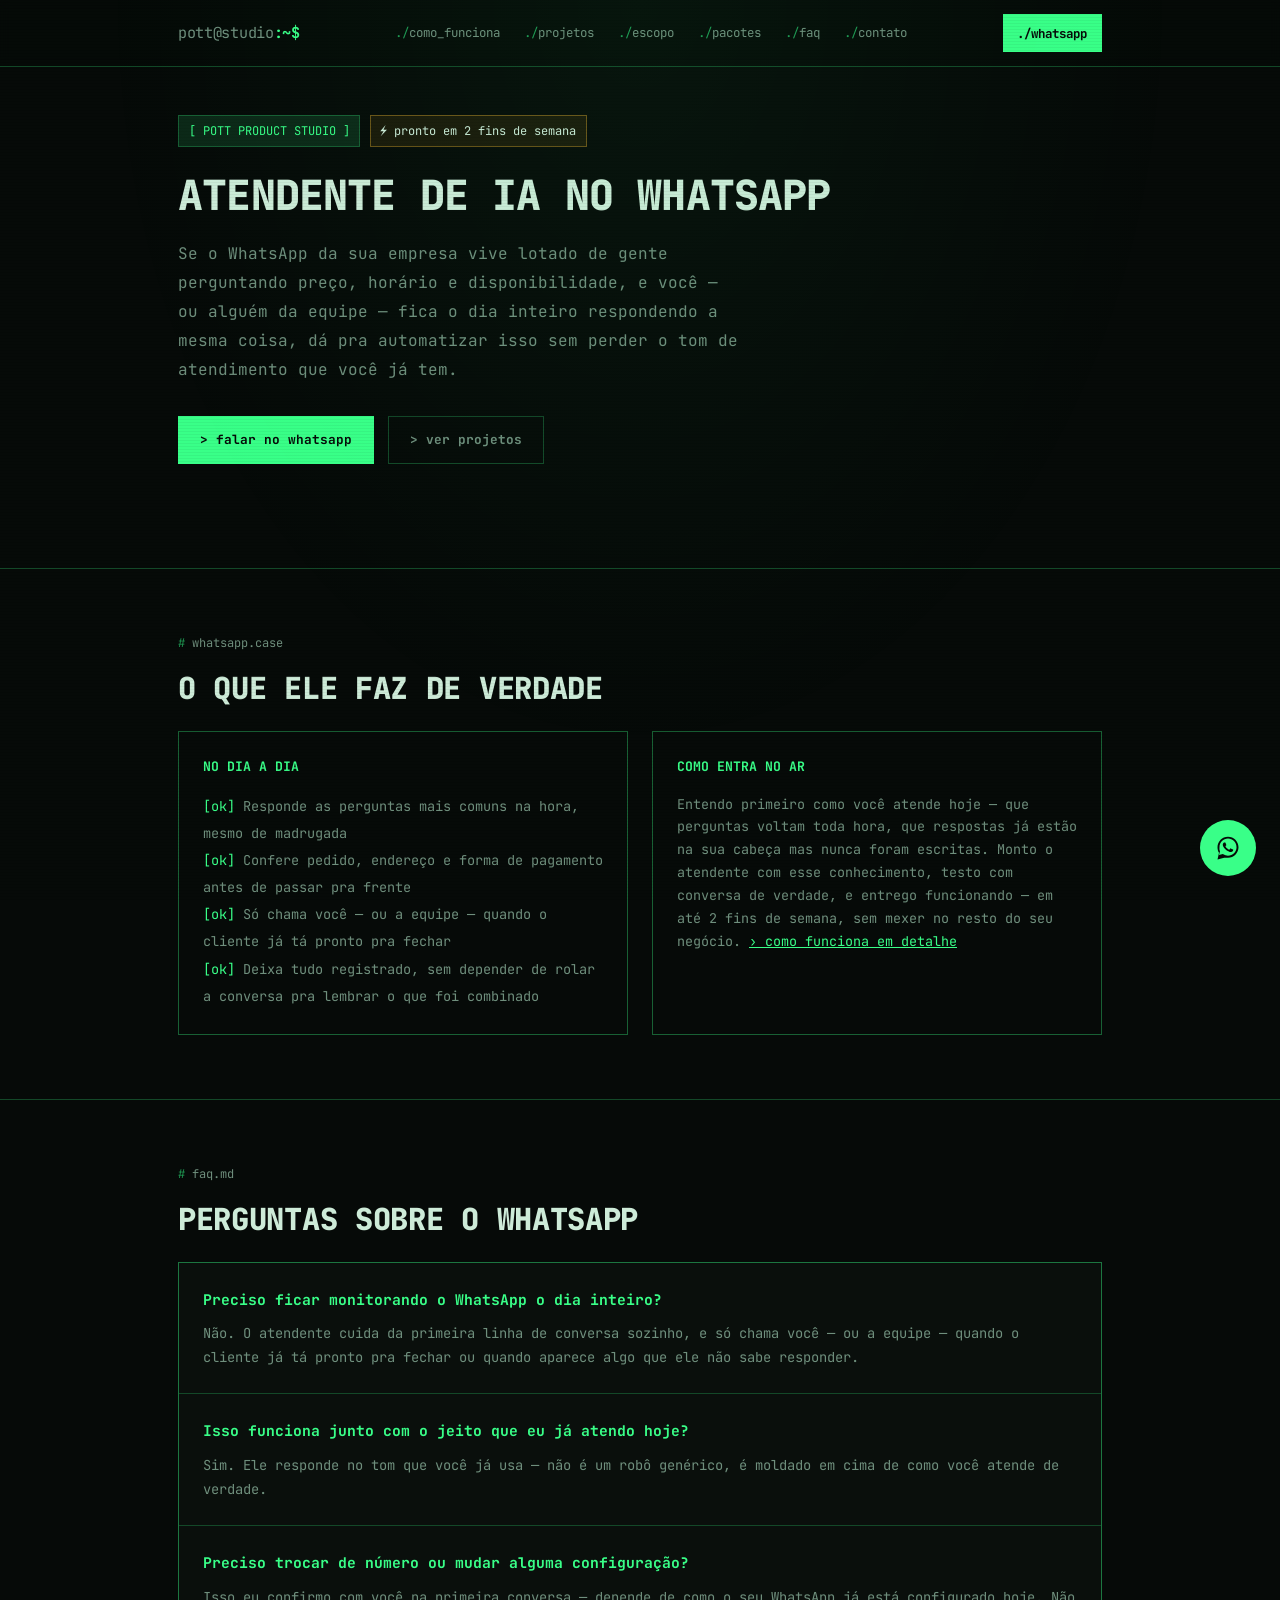
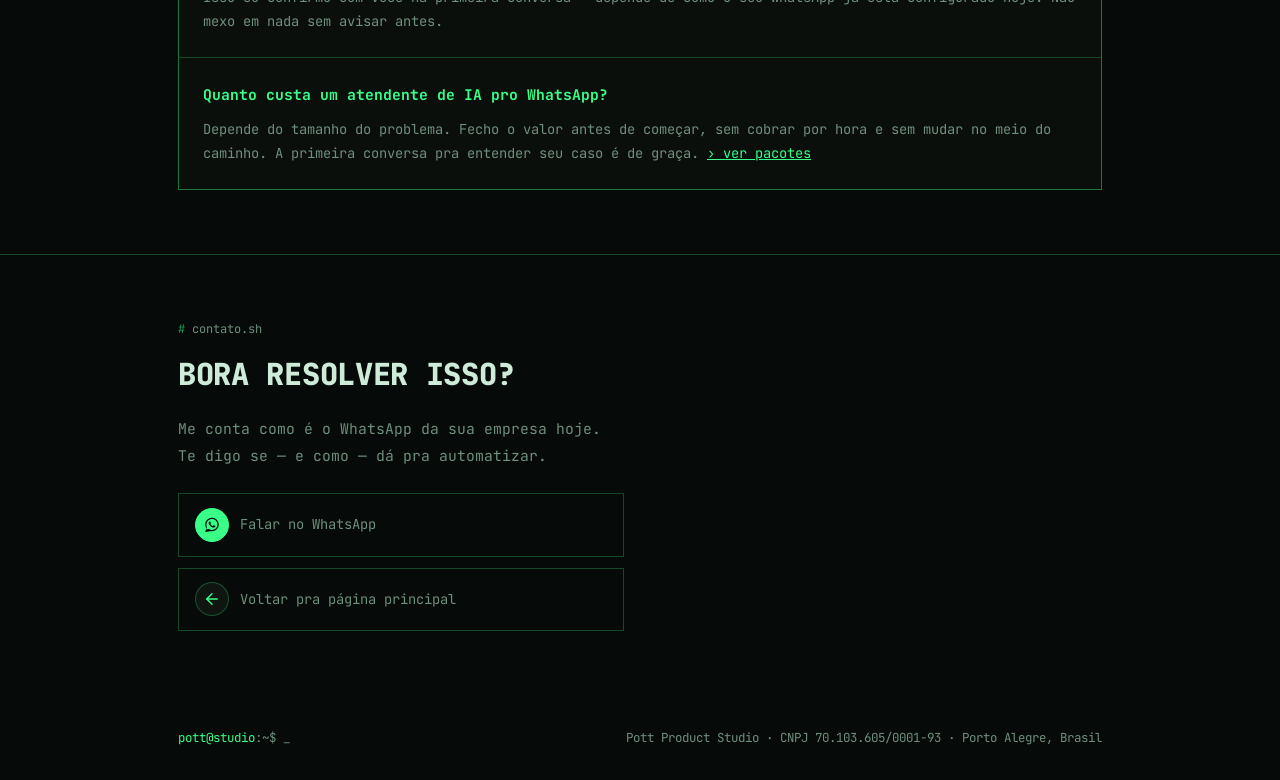
<file: atendente-whatsapp/index.html>
<!DOCTYPE html>
<html lang="pt-BR">
<head>
<script async src="https://www.googletagmanager.com/gtm.js?id=GTM-NX734D6P"></script>
<script>
  window.dataLayer = window.dataLayer || [];
  function gtag(){dataLayer.push(arguments);}
  gtag('js', new Date());
</script>
<meta charset="UTF-8"/>
<meta name="viewport" content="width=device-width, initial-scale=1.0"/>
<title>Atendente de IA no WhatsApp pra pequena empresa</title>
<meta name="description" content="Um atendente de IA que responde no WhatsApp da sua empresa, no seu tom, e só chama você quando o cliente tá pronto pra fechar. Pronto em até 2 fins de semana."/>
<link rel="canonical" href="https://studio.crislapott.com/atendente-whatsapp/"/>
<meta property="og:title" content="Atendente de IA no WhatsApp pra pequena empresa"/>
<meta property="og:description" content="Responde no WhatsApp da sua empresa, no seu tom, e só chama você quando o cliente tá pronto pra fechar. Pronto em até 2 fins de semana."/>
<meta property="og:type" content="website"/>
<meta property="og:url" content="https://studio.crislapott.com/atendente-whatsapp/"/>
<meta property="og:image" content="https://studio.crislapott.com/pott-logo.jpg"/>
<meta name="twitter:card" content="summary_large_image"/>
<meta name="twitter:title" content="Atendente de IA no WhatsApp pra pequena empresa"/>
<meta name="twitter:description" content="Responde no WhatsApp da sua empresa, no seu tom, e só chama você quando o cliente tá pronto pra fechar. Pronto em até 2 fins de semana."/>
<meta name="twitter:image" content="https://studio.crislapott.com/pott-logo.jpg"/>
<meta name="theme-color" content="#060a08"/>
<link rel="icon" type="image/png" sizes="32x32" href="../favicon-32x32.png"/>
<link rel="icon" type="image/png" sizes="16x16" href="../favicon-16x16.png"/>
<link rel="apple-touch-icon" sizes="180x180" href="../apple-touch-icon.jpg"/>
<link rel="preconnect" href="https://fonts.googleapis.com"/>
<link rel="preconnect" href="https://fonts.gstatic.com" crossorigin/>
<link href="https://fonts.googleapis.com/css2?family=JetBrains+Mono:ital,wght@0,400;0,500;0,600;0,700;0,800;1,400&display=swap" rel="stylesheet"/>
<script type="application/ld+json">
{
  "@context": "https://schema.org",
  "@type": "FAQPage",
  "mainEntity": [
    {
      "@type": "Question",
      "name": "Preciso ficar monitorando o WhatsApp o dia inteiro?",
      "acceptedAnswer": { "@type": "Answer", "text": "Não. O atendente cuida da primeira linha de conversa sozinho, e só chama você (ou a equipe) quando o cliente já tá pronto pra fechar ou quando aparece algo que ele não sabe responder." }
    },
    {
      "@type": "Question",
      "name": "Isso funciona junto com o jeito que eu já atendo hoje?",
      "acceptedAnswer": { "@type": "Answer", "text": "Sim. Ele responde no tom que você já usa — não é um robô genérico, é moldado em cima de como você atende de verdade." }
    },
    {
      "@type": "Question",
      "name": "Preciso trocar de número ou mudar alguma configuração?",
      "acceptedAnswer": { "@type": "Answer", "text": "Isso eu confirmo com você na primeira conversa — depende de como o seu WhatsApp já está configurado hoje. Não mexo em nada sem avisar antes." }
    },
    {
      "@type": "Question",
      "name": "Quanto custa um atendente de IA pro WhatsApp?",
      "acceptedAnswer": { "@type": "Answer", "text": "Depende do tamanho do problema. Fecho o valor antes de começar, sem cobrar por hora e sem mudar no meio do caminho. A primeira conversa pra entender seu caso é de graça." }
    }
  ]
}
</script>
<link rel="stylesheet" href="../style.css"/>
</head>
<body>

<nav>
  <div class="nav-inner">
    <a class="nav-name" href="/"><span class="path">pott@studio</span>:~$</a>
    <ul class="nav-links">
      <li><a href="/#como-funciona">como_funciona</a></li>
      <li><a href="/#projetos">projetos</a></li>
      <li><a href="/#escopo">escopo</a></li>
      <li><a href="/#cobramos">pacotes</a></li>
      <li><a href="/#faq">faq</a></li>
      <li><a href="/#contato">contato</a></li>
    </ul>
    <a class="nav-cta" href="https://wa.me/5553997110168" target="_blank" rel="noopener">./whatsapp</a>
  </div>
</nav>

<section class="section" style="padding-top:3rem;">
  <div class="container">
    <div class="hero-tags">
      <span class="hero-tag">[ POTT PRODUCT STUDIO ]</span>
      <span class="hero-tag time">⚡ pronto em 2 fins de semana</span>
    </div>
    <h1 class="hero-title" style="font-size:clamp(1.8rem, 4.5vw, 2.6rem);">Atendente de IA no WhatsApp</h1>
    <p class="hero-sub">Se o WhatsApp da sua empresa vive lotado de gente perguntando preço, horário e disponibilidade, e você — ou alguém da equipe — fica o dia inteiro respondendo a mesma coisa, dá pra automatizar isso sem perder o tom de atendimento que você já tem.</p>
    <div class="hero-cta">
      <a class="btn btn-primary" href="https://wa.me/5553997110168" target="_blank" rel="noopener">&gt; falar no whatsapp</a>
      <a class="btn btn-ghost" href="/#projetos">&gt; ver projetos</a>
    </div>
  </div>
</section>

<section class="section" id="o-que-faz">
  <div class="container">
    <div class="sec-tag">whatsapp.case</div>
    <h2 class="sec-title">O que ele faz de verdade</h2>
    <div class="scope-grid">
      <div class="scope-box yes">
        <div class="scope-head">no dia a dia</div>
        <ul class="scope-list">
          <li>Responde as perguntas mais comuns na hora, mesmo de madrugada</li>
          <li>Confere pedido, endereço e forma de pagamento antes de passar pra frente</li>
          <li>Só chama você — ou a equipe — quando o cliente já tá pronto pra fechar</li>
          <li>Deixa tudo registrado, sem depender de rolar a conversa pra lembrar o que foi combinado</li>
        </ul>
      </div>
      <div class="scope-box yes">
        <div class="scope-head">como entra no ar</div>
        <p class="price-text">Entendo primeiro como você atende hoje — que perguntas voltam toda hora, que respostas já estão na sua cabeça mas nunca foram escritas. Monto o atendente com esse conhecimento, testo com conversa de verdade, e entrego funcionando — em até 2 fins de semana, sem mexer no resto do seu negócio. <a href="/#como-funciona" style="color:var(--green);">› como funciona em detalhe</a></p>
      </div>
    </div>
  </div>
</section>

<section class="section" id="faq">
  <div class="container">
    <div class="sec-tag">faq.md</div>
    <h2 class="sec-title">Perguntas sobre o WhatsApp</h2>
    <div class="cases">
      <div class="case">
        <h3 class="faq-q">Preciso ficar monitorando o WhatsApp o dia inteiro?</h3>
        <p class="faq-a">Não. O atendente cuida da primeira linha de conversa sozinho, e só chama você — ou a equipe — quando o cliente já tá pronto pra fechar ou quando aparece algo que ele não sabe responder.</p>
      </div>
      <div class="case">
        <h3 class="faq-q">Isso funciona junto com o jeito que eu já atendo hoje?</h3>
        <p class="faq-a">Sim. Ele responde no tom que você já usa — não é um robô genérico, é moldado em cima de como você atende de verdade.</p>
      </div>
      <div class="case">
        <h3 class="faq-q">Preciso trocar de número ou mudar alguma configuração?</h3>
        <p class="faq-a">Isso eu confirmo com você na primeira conversa — depende de como o seu WhatsApp já está configurado hoje. Não mexo em nada sem avisar antes.</p>
      </div>
      <div class="case">
        <h3 class="faq-q">Quanto custa um atendente de IA pro WhatsApp?</h3>
        <p class="faq-a">Depende do tamanho do problema. Fecho o valor antes de começar, sem cobrar por hora e sem mudar no meio do caminho. A primeira conversa pra entender seu caso é de graça. <a href="/#cobramos" style="color:var(--green);">› ver pacotes</a></p>
      </div>
    </div>
  </div>
</section>

<section class="contact-section" id="contato">
  <div class="container">
    <div class="sec-tag">contato.sh</div>
    <h2 class="sec-title">Bora resolver isso?</h2>
    <div class="contact-grid">
      <div>
        <p class="sec-intro" style="margin-bottom:0;">Me conta como é o WhatsApp da sua empresa hoje. Te digo se — e como — dá pra automatizar.</p>
        <div class="contact-links">
          <a class="contact-link wa" href="https://wa.me/5553997110168" target="_blank" rel="noopener">
            <span class="contact-icon">
              <svg viewBox="0 0 32 32" fill="currentColor" xmlns="http://www.w3.org/2000/svg"><path d="M16.001 3C9.373 3 4 8.373 4 15c0 2.386.63 4.62 1.724 6.553L4 29l7.613-1.999A11.94 11.94 0 0 0 16.001 27C22.628 27 28 21.627 28 15S22.628 3 16.001 3zm0 21.75c-1.995 0-3.85-.58-5.42-1.578l-.389-.237-4.52 1.187 1.208-4.405-.254-.406A9.72 9.72 0 0 1 6.25 15c0-5.376 4.375-9.75 9.751-9.75S25.75 9.624 25.75 15 21.377 24.75 16.001 24.75zm5.361-7.297c-.293-.147-1.735-.857-2.004-.955-.269-.098-.465-.147-.661.147-.195.293-.758.955-.929 1.151-.171.196-.343.22-.636.073-.293-.147-1.236-.456-2.355-1.455-.871-.777-1.459-1.737-1.63-2.03-.171-.293-.018-.451.129-.597.133-.132.293-.343.44-.514.147-.171.196-.293.293-.489.098-.196.049-.367-.024-.514-.073-.147-.661-1.594-.906-2.183-.238-.573-.481-.496-.661-.505l-.563-.01c-.196 0-.514.073-.783.367-.269.293-1.027 1.004-1.027 2.45s1.051 2.842 1.197 3.038c.147.196 2.069 3.159 5.012 4.43.7.302 1.246.482 1.672.617.703.224 1.343.192 1.849.117.564-.084 1.735-.709 1.98-1.393.244-.684.244-1.27.171-1.393-.073-.122-.269-.196-.562-.343z"/></svg>
            </span>
            Falar no WhatsApp
          </a>
          <a class="contact-link" href="/">
            <span class="contact-icon">
              <svg viewBox="0 0 24 24" fill="none" stroke="currentColor" stroke-width="1.8" stroke-linecap="round" stroke-linejoin="round"><path d="M19 12H5"/><path d="m12 19-7-7 7-7"/></svg>
            </span>
            Voltar pra página principal
          </a>
        </div>
      </div>
    </div>
  </div>
</section>

<footer>
  <div class="footer-inner">
    <span><span class="green">pott@studio</span>:~$ <span class="blink">_</span></span>
    <span>Pott Product Studio · CNPJ 70.103.605/0001-93 · Porto Alegre, Brasil</span>
  </div>
</footer>

<a class="wa-float" href="https://wa.me/5553997110168" target="_blank" rel="noopener" aria-label="Falar no WhatsApp">
  <svg viewBox="0 0 32 32" fill="currentColor" xmlns="http://www.w3.org/2000/svg">
    <path d="M16.001 3C9.373 3 4 8.373 4 15c0 2.386.63 4.62 1.724 6.553L4 29l7.613-1.999A11.94 11.94 0 0 0 16.001 27C22.628 27 28 21.627 28 15S22.628 3 16.001 3zm0 21.75c-1.995 0-3.85-.58-5.42-1.578l-.389-.237-4.52 1.187 1.208-4.405-.254-.406A9.72 9.72 0 0 1 6.25 15c0-5.376 4.375-9.75 9.751-9.75S25.75 9.624 25.75 15 21.377 24.75 16.001 24.75zm5.361-7.297c-.293-.147-1.735-.857-2.004-.955-.269-.098-.465-.147-.661.147-.195.293-.758.955-.929 1.151-.171.196-.343.22-.636.073-.293-.147-1.236-.456-2.355-1.455-.871-.777-1.459-1.737-1.63-2.03-.171-.293-.018-.451.129-.597.133-.132.293-.343.44-.514.147-.171.196-.293.293-.489.098-.196.049-.367-.024-.514-.073-.147-.661-1.594-.906-2.183-.238-.573-.481-.496-.661-.505l-.563-.01c-.196 0-.514.073-.783.367-.269.293-1.027 1.004-1.027 2.45s1.051 2.842 1.197 3.038c.147.196 2.069 3.159 5.012 4.43.7.302 1.246.482 1.672.617.703.224 1.343.192 1.849.117.564-.084 1.735-.709 1.98-1.393.244-.684.244-1.27.171-1.393-.073-.122-.269-.196-.562-.343z"/>
  </svg>
</a>
</body>
</html>
</file>
<file: style.css>
:root {
  --bg: #060a08;
  --bg-2: #0a0f0c;
  --bg-3: #0f1612;
  --green: #39ff88;
  --green-dim: #1f9a53;
  --green-faint: rgba(57,255,136,0.12);
  --magenta: #ff2bd6;
  --cyan: #2be7ff;
  --text: #cdebd8;
  --text-dim: #6f8f7d;
  --border: rgba(57,255,136,0.25);
  --mono: 'JetBrains Mono', ui-monospace, 'SF Mono', Consolas, monospace;
}
*, *::before, *::after { box-sizing: border-box; margin: 0; padding: 0; }
html { scroll-behavior: smooth; }
body {
  background: var(--bg);
  color: var(--text);
  font-family: var(--mono);
  font-size: 15px;
  line-height: 1.7;
  -webkit-font-smoothing: antialiased;
  position: relative;
}
/* CRT scanline overlay */
body::before {
  content: '';
  position: fixed; inset: 0; z-index: 999; pointer-events: none;
  background: repeating-linear-gradient(0deg, rgba(0,0,0,0.12) 0px, rgba(0,0,0,0.12) 1px, transparent 1px, transparent 3px);
  opacity: 0.35;
}
body::after {
  content: '';
  position: fixed; inset: 0; z-index: 998; pointer-events: none;
  background: radial-gradient(ellipse at 50% 0%, rgba(57,255,136,0.05), transparent 60%);
}
.container { max-width: 980px; margin: 0 auto; padding: 0 1.75rem; }
.blink { animation: blink 1s step-start infinite; }
@keyframes blink { 50% { opacity: 0; } }
a { color: inherit; }

/* Nav */
nav {
  position: sticky; top: 0; z-index: 100;
  background: rgba(6,10,8,0.9);
  backdrop-filter: blur(6px);
  border-bottom: 1px solid var(--border);
  padding: 0.9rem 0;
}
.nav-inner { max-width: 980px; margin: 0 auto; padding: 0 1.75rem; display: flex; align-items: center; justify-content: space-between; flex-wrap: wrap; gap: 0.75rem; }
.nav-name { font-weight: 700; color: var(--green); text-decoration: none; font-size: 0.95rem; letter-spacing: -0.02em; }
.nav-name .path { color: var(--text-dim); font-weight: 400; }
.nav-links { display: flex; gap: 1.5rem; list-style: none; }
.nav-links a { font-size: 0.78rem; color: var(--text-dim); text-decoration: none; transition: color 0.15s; }
.nav-links a::before { content: './'; color: var(--green-dim); }
.nav-links a:hover { color: var(--green); }
.nav-cta {
  font-size: 0.78rem; font-weight: 700; text-decoration: none; color: var(--bg);
  background: var(--green); padding: 0.45rem 0.85rem; border: 1px solid var(--green);
  transition: all 0.15s;
}
.nav-cta:hover { background: transparent; color: var(--green); }

/* Terminal window chrome */
.term {
  border: 1px solid var(--border);
  background: var(--bg-2);
  box-shadow: 0 0 0 1px rgba(0,0,0,0.4), 0 20px 60px rgba(0,0,0,0.5);
}
.term-bar {
  display: flex; align-items: center; gap: 0.5rem;
  padding: 0.6rem 0.8rem;
  border-bottom: 1px solid var(--border);
  background: var(--bg-3);
}
.term-dot { width: 10px; height: 10px; border-radius: 50%; }
.term-dot.r { background: #ff5f56; }
.term-dot.y { background: #ffbd2e; }
.term-dot.g { background: #27c93f; }
.term-title { margin-left: 0.5rem; font-size: 0.72rem; color: var(--text-dim); }
.term-body { padding: 1.25rem 1.5rem; font-size: 0.88rem; }
.term-line { margin-bottom: 0.4rem; }
.term-prompt { color: var(--green); }
.term-out { color: var(--text-dim); }

/* Hero */
.hero { padding: 4rem 0 3.5rem; border-bottom: 1px solid var(--border); position: relative; overflow: hidden; }
.hero::before {
  content: '';
  position: absolute; inset: 0;
  background-image:
    linear-gradient(rgba(57,255,136,0.05) 1px, transparent 1px),
    linear-gradient(90deg, rgba(57,255,136,0.05) 1px, transparent 1px);
  background-size: 34px 34px;
  mask-image: radial-gradient(ellipse 70% 60% at 50% 20%, black, transparent);
}
.hero-inner { position: relative; z-index: 1; }
.hero-tags { display: flex; gap: 0.6rem; flex-wrap: wrap; margin-bottom: 1.5rem; }
.hero-tag { display: inline-block; font-size: 0.75rem; color: var(--green); border: 1px solid var(--border); padding: 0.3rem 0.6rem; background: var(--green-faint); }
.hero-tag.time { color: var(--text); border-color: rgba(255,189,46,0.35); background: rgba(255,189,46,0.08); }
.hero-title { font-size: clamp(1.9rem, 5.2vw, 3.1rem); font-weight: 800; line-height: 1.18; letter-spacing: -0.02em; margin-bottom: 1.25rem; text-transform: uppercase; }
.hero-title .hl { color: var(--green); text-shadow: 0 0 18px rgba(57,255,136,0.5); }
.hero-sub { font-size: 1rem; color: var(--text-dim); max-width: 560px; margin-bottom: 2rem; line-height: 1.8; }
.hero-sub strong { color: var(--text); font-weight: 600; }
.hero-cta { display: flex; gap: 0.9rem; flex-wrap: wrap; margin-bottom: 2.5rem; }
.btn {
  display: inline-flex; align-items: center; gap: 0.5rem; padding: 0.75rem 1.3rem;
  font-family: var(--mono); font-size: 0.8rem; font-weight: 700; text-decoration: none;
  border: 1px solid var(--green); transition: all 0.15s; cursor: pointer;
}
.btn-primary { background: var(--green); color: var(--bg); }
.btn-primary:hover { background: transparent; color: var(--green); box-shadow: 0 0 20px rgba(57,255,136,0.35); }
.btn-ghost { background: transparent; color: var(--text-dim); border-color: var(--border); }
.btn-ghost:hover { border-color: var(--green); color: var(--green); }
.hero-term { max-width: 560px; }
.hero-term .term-body { min-height: 118px; }

/* Section */
.section { padding: 4rem 0; border-bottom: 1px solid var(--border); }
.sec-tag { font-size: 0.75rem; color: var(--text-dim); margin-bottom: 0.6rem; }
.sec-tag::before { content: '# '; color: var(--green-dim); }
.sec-title { font-size: clamp(1.4rem, 3.4vw, 1.9rem); font-weight: 800; margin-bottom: 1rem; text-transform: uppercase; letter-spacing: -0.01em; }
.sec-intro { font-size: 0.92rem; color: var(--text-dim); max-width: 600px; margin-bottom: 2.5rem; line-height: 1.8; }

/* How it works — weekend steps */
.steps { display: grid; grid-template-columns: repeat(auto-fit, minmax(260px, 1fr)); gap: 1px; background: var(--border); border: 1px solid var(--border); }
.step { background: var(--bg-2); padding: 1.75rem 1.5rem; }
.step-tag { font-size: 0.72rem; color: var(--green); margin-bottom: 0.75rem; }
.step-title { font-size: 1.05rem; font-weight: 700; margin-bottom: 0.6rem; text-transform: uppercase; }
.step-text { font-size: 0.85rem; color: var(--text-dim); line-height: 1.7; }

/* Projects / cases as file listing */
.ls-line { font-size: 0.82rem; color: var(--text-dim); margin-bottom: 1.25rem; }
.ls-line .perm { color: var(--green-dim); }
.cases { display: flex; flex-direction: column; gap: 1px; background: var(--border); border: 1px solid var(--border); }
.case { background: var(--bg-2); padding: 1.5rem 1.5rem; }
.case-head { display: flex; align-items: baseline; gap: 0.6rem; margin-bottom: 0.6rem; flex-wrap: wrap; }
.case-file { color: var(--green); font-weight: 700; font-size: 0.92rem; }
.case-tag { font-size: 0.72rem; color: var(--text-dim); border: 1px solid var(--border); padding: 0.1rem 0.4rem; }
.case-text { font-size: 0.86rem; color: var(--text-dim); line-height: 1.75; }
.case-text .cm { color: var(--green-dim); }
.faq-q { color: var(--green); font-weight: 700; font-size: 0.92rem; margin-bottom: 0.6rem; }
.faq-a { font-size: 0.86rem; color: var(--text-dim); line-height: 1.75; }
.case.has-media { display: flex; gap: 1.5rem; align-items: center; }
.case.has-media .case-body { flex: 1; min-width: 0; }
.case-media { flex-shrink: 0; width: 150px; }
.case-media video { width: 100%; display: block; border: 1px solid var(--border); border-radius: 6px; }
@media (max-width: 640px) {
  .case.has-media { flex-direction: column; }
  .case-media { width: 160px; margin: 0 auto; }
}

/* Scope */
.scope-grid { display: grid; grid-template-columns: repeat(auto-fit, minmax(260px, 1fr)); gap: 1.5rem; }
.scope-box { border: 1px solid var(--border); padding: 1.5rem; }
.scope-box.yes { border-color: rgba(57,255,136,0.35); }
.scope-box.no { border-color: rgba(255,43,214,0.3); }
.scope-head { font-size: 0.82rem; font-weight: 700; margin-bottom: 0.9rem; text-transform: uppercase; }
.scope-box.yes .scope-head { color: var(--green); }
.scope-box.no .scope-head { color: var(--magenta); }
.scope-list { list-style: none; font-size: 0.85rem; color: var(--text-dim); line-height: 2; }
.scope-box.yes .scope-list li::before { content: '[ok] '; color: var(--green); }
.scope-box.no .scope-list li::before { content: '[--] '; color: var(--magenta); }

/* Pricing */
.price-grid { display: grid; grid-template-columns: repeat(auto-fit, minmax(220px, 1fr)); gap: 1px; background: var(--border); border: 1px solid var(--border); }
.price-item { background: var(--bg-2); padding: 1.6rem 1.4rem; }
.price-num { font-size: 0.75rem; color: var(--green-dim); margin-bottom: 0.5rem; }
.price-title { font-weight: 700; margin-bottom: 0.5rem; font-size: 0.95rem; }
.price-text { font-size: 0.84rem; color: var(--text-dim); line-height: 1.7; }

/* Contact */
.contact-section { padding: 4rem 0; }
.contact-grid { display: grid; grid-template-columns: 1fr 1fr; gap: 2rem; }
.contact-links { display: flex; flex-direction: column; gap: 0.7rem; margin-top: 1.5rem; }
.contact-link {
  display: flex; align-items: center; gap: 0.7rem; padding: 0.85rem 1rem;
  border: 1px solid var(--border); color: var(--text-dim); text-decoration: none;
  font-size: 0.86rem; transition: all 0.15s;
}
.contact-link:hover { border-color: var(--green); color: var(--green); }
.contact-link .pfx { color: var(--green-dim); }
.contact-icon {
  width: 34px; height: 34px; border-radius: 50%; flex-shrink: 0;
  display: flex; align-items: center; justify-content: center;
  border: 1px solid var(--border); color: var(--green); background: var(--bg-3);
}
.contact-icon svg { width: 18px; height: 18px; }
.contact-link.wa .contact-icon { background: var(--green); color: var(--bg); border-color: var(--green); }
.avail-term .term-body { font-size: 0.82rem; }
.avail-item { display: flex; gap: 0.5rem; margin-bottom: 0.4rem; color: var(--text-dim); }
.avail-item .dot { color: var(--green); }

@media (max-width: 700px) {
  .contact-grid { grid-template-columns: 1fr; }
}

/* Footer */
/* Floating WhatsApp button */
.wa-float {
  position: fixed; bottom: 1.5rem; right: 1.5rem; z-index: 1000;
  width: 56px; height: 56px; border-radius: 50%;
  background: var(--green); color: var(--bg);
  display: flex; align-items: center; justify-content: center;
  text-decoration: none;
  animation: wa-pulse 2.5s infinite;
  transition: transform 0.15s, filter 0.15s;
}
.wa-float:hover { filter: brightness(1.1); transform: scale(1.06); }
.wa-float svg { width: 28px; height: 28px; }
@keyframes wa-pulse {
  0% { box-shadow: 0 0 0 0 rgba(57,255,136,0.55); }
  70% { box-shadow: 0 0 0 14px rgba(57,255,136,0); }
  100% { box-shadow: 0 0 0 0 rgba(57,255,136,0); }
}
@media (max-width: 500px) {
  .wa-float { width: 50px; height: 50px; bottom: 1rem; right: 1rem; }
  .wa-float svg { width: 25px; height: 25px; }
}

footer { padding: 2rem 0; }
.footer-inner { max-width: 980px; margin: 0 auto; padding: 0 1.75rem; display: flex; justify-content: space-between; flex-wrap: wrap; gap: 0.5rem; font-size: 0.78rem; color: var(--text-dim); }
.footer-inner .green { color: var(--green); }
</file>
